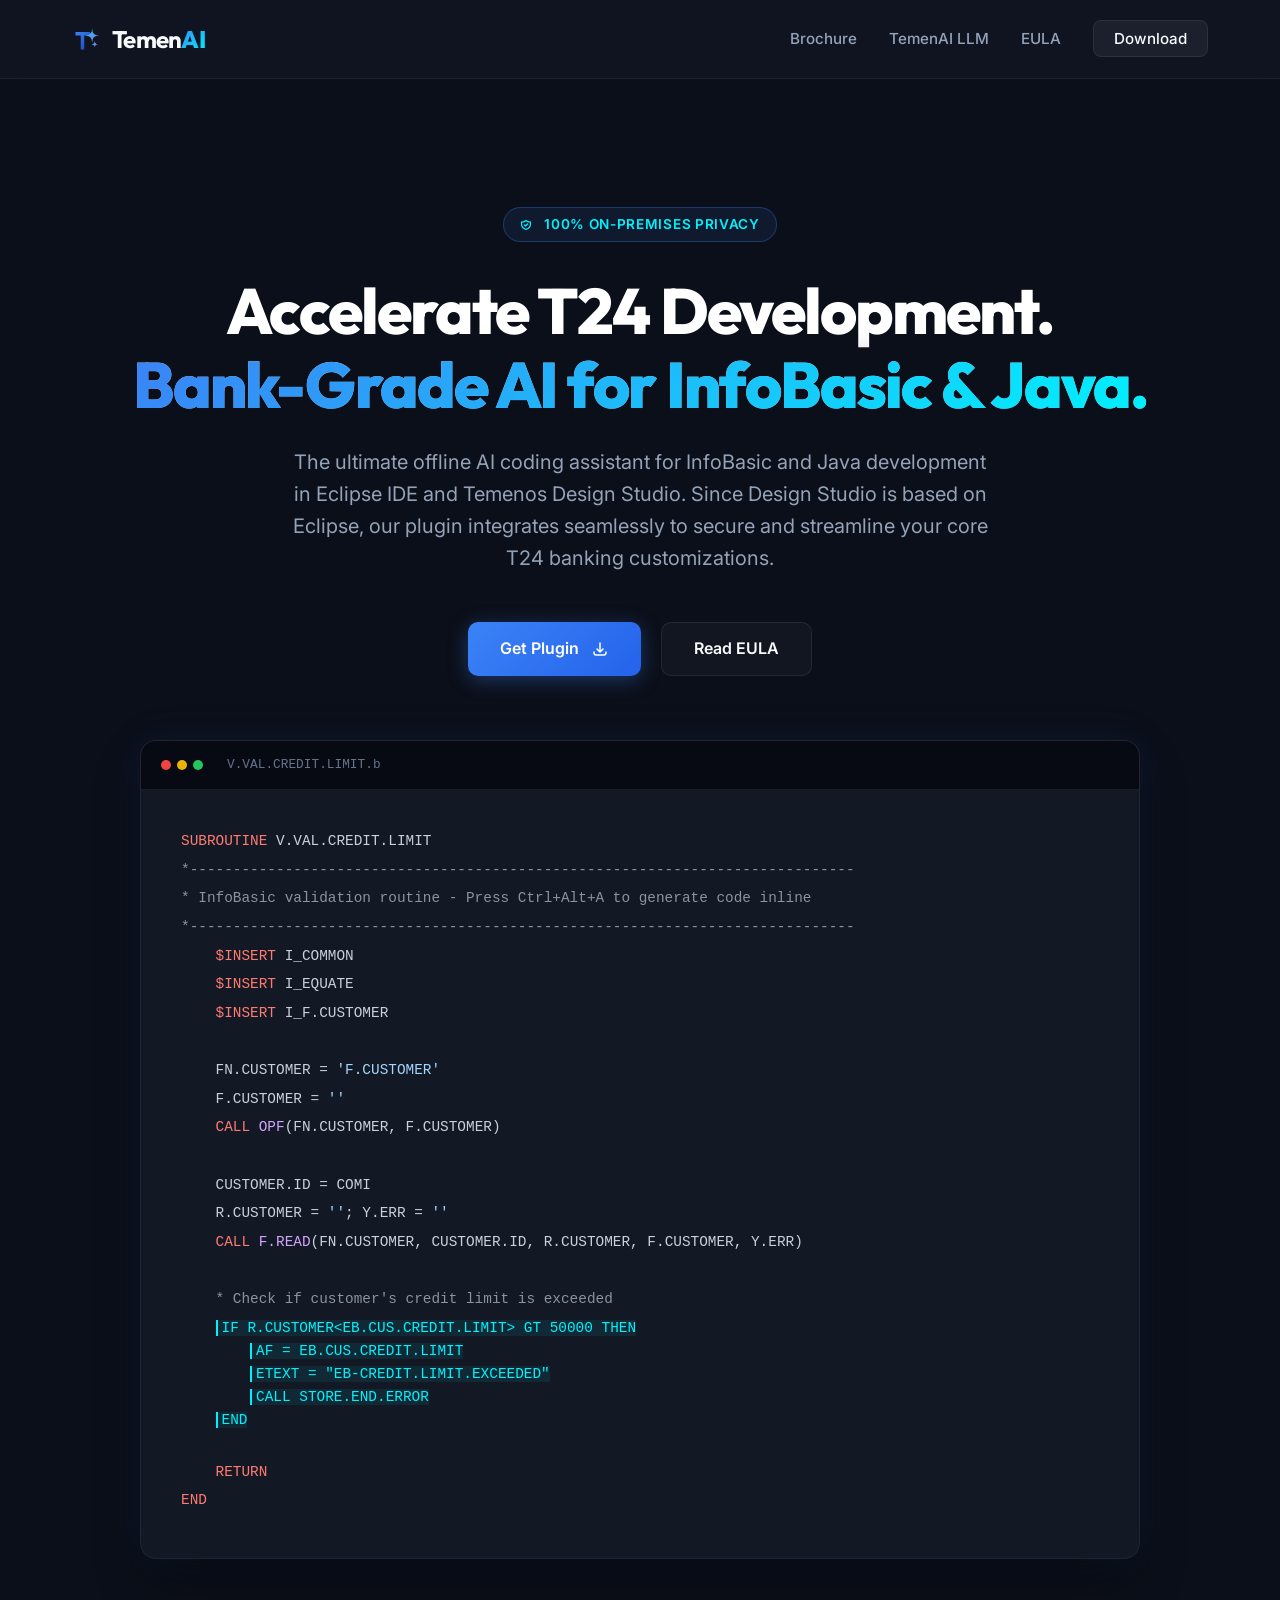
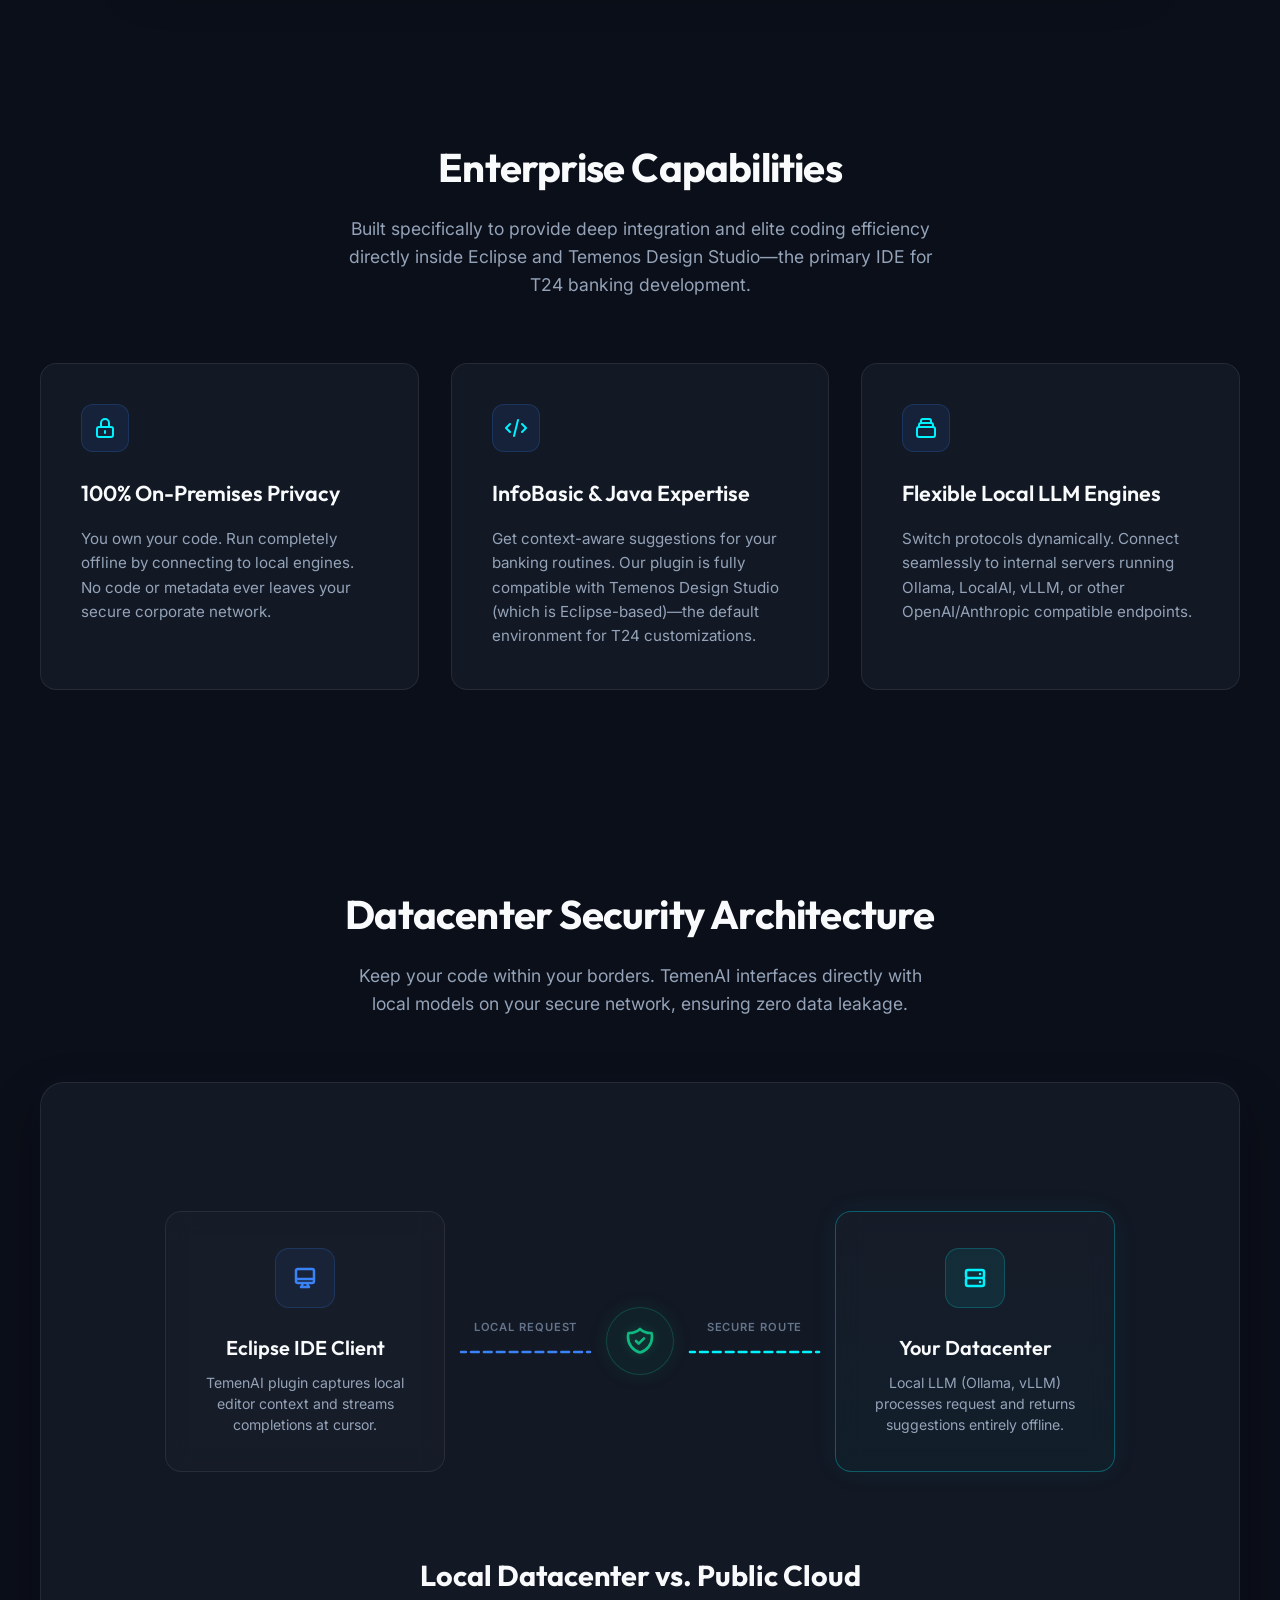
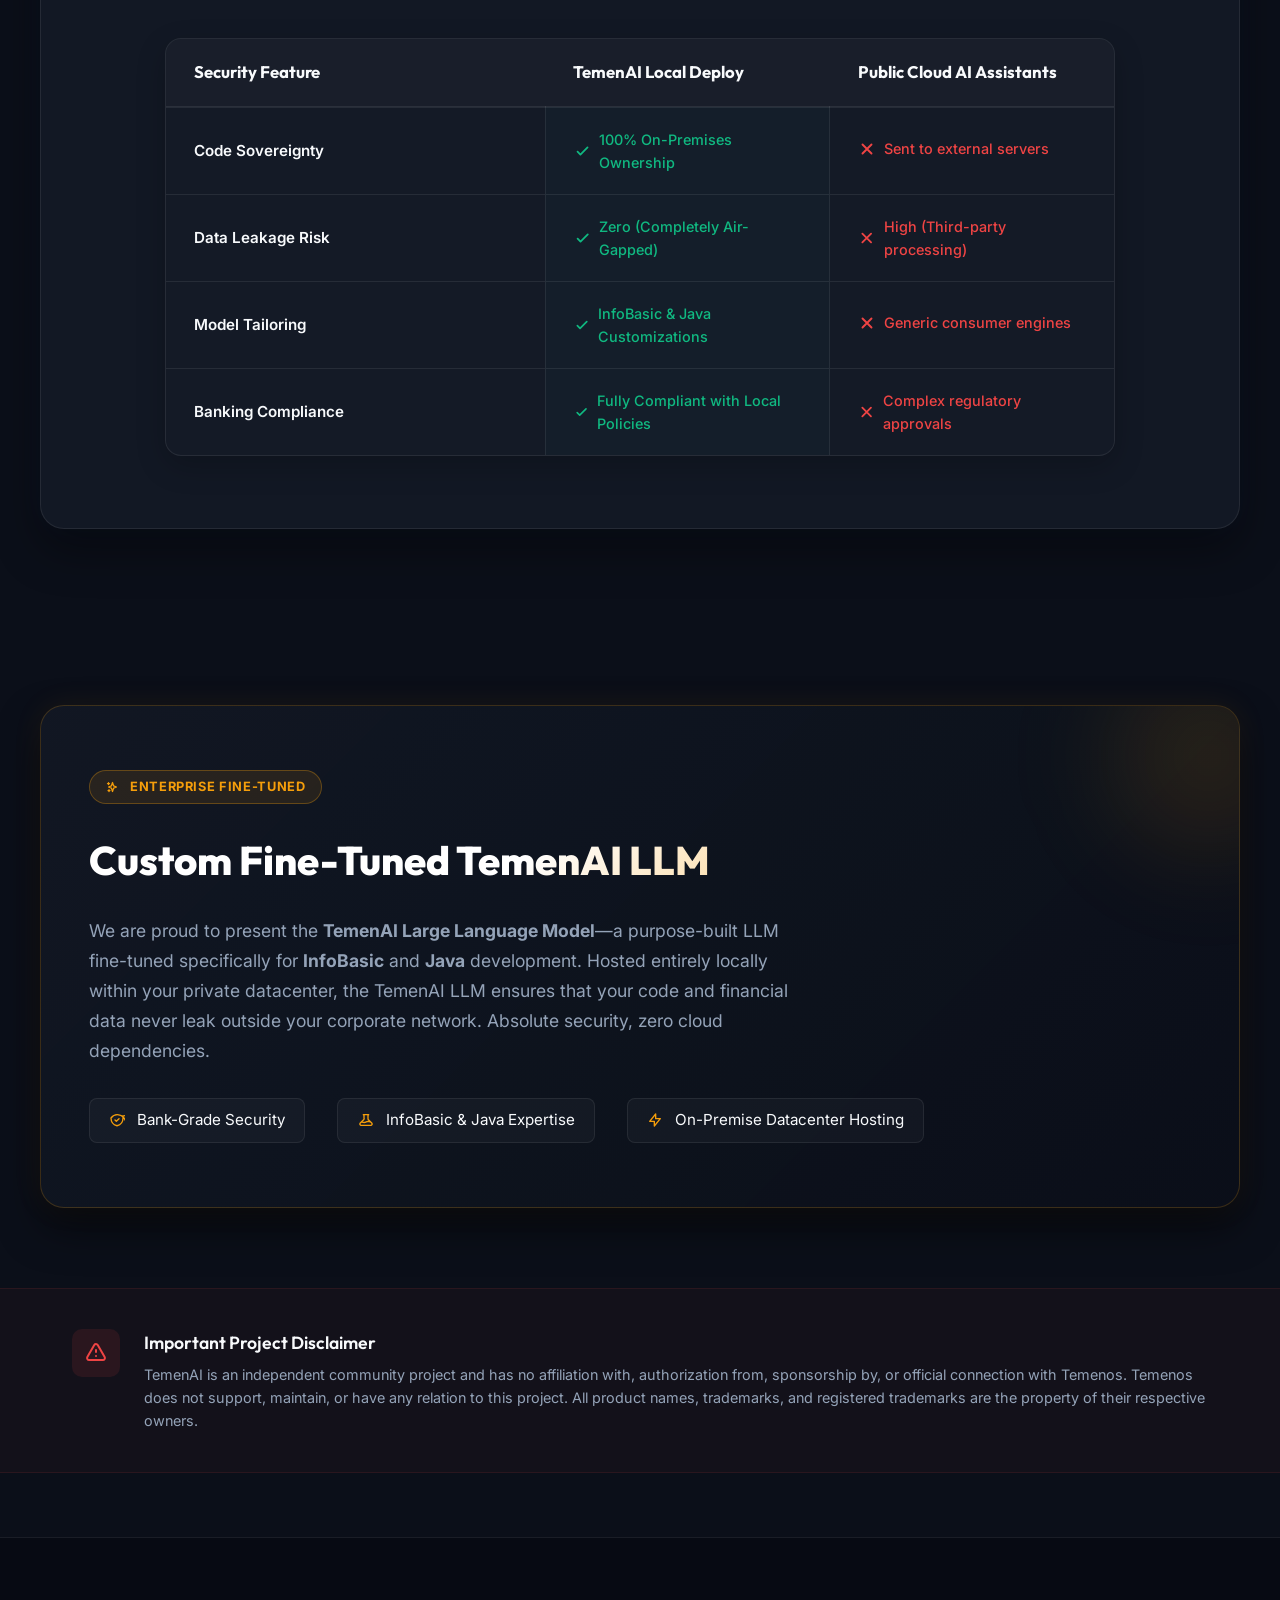
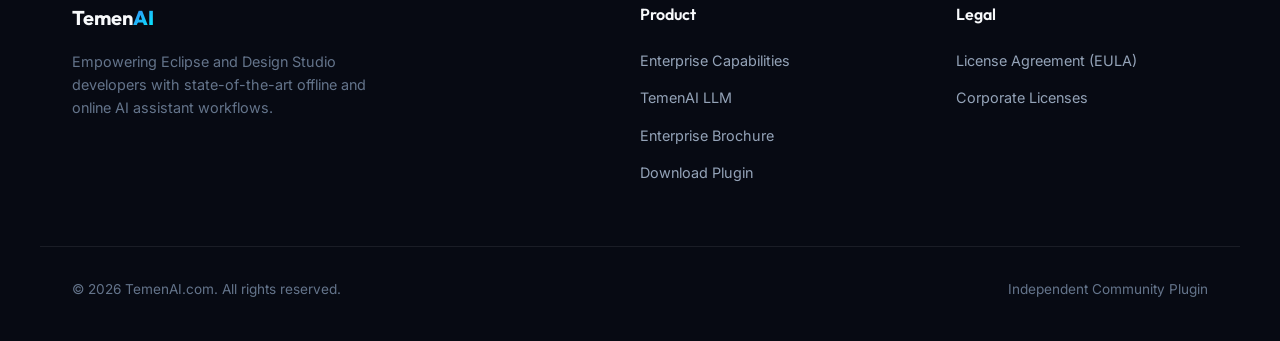
<file: index.html>
<!DOCTYPE html>
<html lang="en">

<head>
  <meta charset="UTF-8">
  <meta name="viewport" content="width=device-width, initial-scale=1.0">
  <title>TemenAI — Premium AI Assistant for Eclipse &amp; Design Studio</title>
  <meta name="description"
    content="Supercharge your development in Eclipse or Design Studio with TemenAI, the professional AI coding assistant. Get inline code completion, side chat sidebar, and support for local or cloud LLMs.">
  <meta name="keywords"
    content="Eclipse plugin, Design Studio plugin, AI coding assistant, inline completion, local LLM, Anthropic Claude, OpenAI, TemenAI">
  <link rel="icon" type="image/svg+xml" href="favicon.svg">
  <link rel="stylesheet" href="styles.css">
</head>

<body>

  <!-- Ambient glowing background shapes -->
  <div class="bg-ambient-glow"></div>

  <!-- Header & Navigation -->
  <header>
    <div class="navbar">
      <a href="index.html" class="logo">
        <svg viewBox="0 0 32 32">
          <defs>
            <linearGradient id="t-grad" x1="0%" y1="0%" x2="100%" y2="100%">
              <stop offset="0%" stop-color="#3b82f6" />
              <stop offset="100%" stop-color="#1e40af" />
            </linearGradient>
            <linearGradient id="ai-grad" x1="0%" y1="0%" x2="100%" y2="100%">
              <stop offset="0%" stop-color="#00f2fe" />
              <stop offset="100%" stop-color="#9d4edd" />
            </linearGradient>
          </defs>
          <path d="M4 8 h16 l2 2 v2 h-8 v16 h-4 v-16 h-6 z" fill="url(#t-grad)" />
          <path class="ai-sparkle" d="M23 4 Q23 12 31 12 Q23 12 23 20 Q23 12 15 12 Q23 12 23 4 Z"
            fill="url(#ai-grad)" />
          <path class="ai-sparkle-small" d="M26 18 Q26 22 30 22 Q26 22 26 26 Q26 22 22 22 Q26 22 26 18 Z"
            fill="url(#ai-grad)" />
        </svg>
        <span class="logo-brand">Temen<span class="logo-ai">AI</span></span>
      </a>

      <button class="menu-toggle" id="mobile-menu-btn" aria-label="Toggle Navigation">
        <span></span>
        <span></span>
        <span></span>
      </button>

      <ul class="nav-links" id="nav-links">
        <li><a href="brochure.html">Brochure</a></li>
        <li><a href="#llm-announcement">TemenAI LLM</a></li>
        <li><a href="eula.html">EULA</a></li>
        <li><a href="download.html" class="nav-btn">Download</a></li>
      </ul>
    </div>
  </header>

  <!-- Hero Section -->
  <section class="hero container">
    <div class="badge">
      <svg width="12" height="12" fill="none" stroke="currentColor" stroke-width="2.5" viewBox="0 0 24 24"
        style="margin-right: 4px;">
        <path stroke-linecap="round" stroke-linejoin="round"
          d="M9 12l2 2 4-4m5.618-4.016A11.955 11.955 0 0112 2.944a11.955 11.955 0 01-8.618 3.04A12.02 12.02 0 003 9c0 5.591 3.824 10.29 9 11.622 5.176-1.332 9-6.03 9-11.622 0-1.042-.133-2.052-.382-3.016z" />
      </svg>
      100% On-Premises Privacy
    </div>
    <h1>Accelerate T24 Development. <br><span>Bank-Grade AI for InfoBasic &amp; Java.</span></h1>
    <p class="hero-subtitle">
      The ultimate offline AI coding assistant for InfoBasic and Java development in Eclipse IDE and Temenos Design
      Studio. Since Design Studio is based on Eclipse, our plugin integrates seamlessly to secure and streamline your
      core T24 banking customizations.
    </p>
    <div class="hero-actions">
      <a href="download.html" class="btn btn-primary">
        Get Plugin
        <svg width="18" height="18" fill="none" stroke="currentColor" stroke-width="2" viewBox="0 0 24 24">
          <path stroke-linecap="round" stroke-linejoin="round"
            d="M4 16v1a3 3 0 003 3h10a3 3 0 003-3v-1m-4-4l-4 4m0 0l-4-4m4 4V4" />
        </svg>
      </a>
      <a href="eula.html" class="btn btn-secondary">Read EULA</a>
    </div>

    <!-- Hero Mockup Display -->
    <div class="showroom">
      <div class="mockup-window">
        <div class="mockup-header">
          <div class="mockup-dots">
            <span class="dot-red"></span>
            <span class="dot-yellow"></span>
            <span class="dot-green"></span>
          </div>
          <div class="mockup-title">V.VAL.CREDIT.LIMIT.b</div>
        </div>
        <div class="mockup-content">
          <div class="code-mockup">
            <div class="code-line"><span class="c-kw">SUBROUTINE</span> V.VAL.CREDIT.LIMIT</div>
            <div class="code-line"><span
                class="c-cm">*-----------------------------------------------------------------------------</span></div>
            <div class="code-line"><span class="c-cm">* InfoBasic validation routine - Press Ctrl+Alt+A to generate code
                inline</span></div>
            <div class="code-line"><span
                class="c-cm">*-----------------------------------------------------------------------------</span></div>
            <div class="code-line">&nbsp;&nbsp;&nbsp;&nbsp;<span class="c-kw">$INSERT</span> I_COMMON</div>
            <div class="code-line">&nbsp;&nbsp;&nbsp;&nbsp;<span class="c-kw">$INSERT</span> I_EQUATE</div>
            <div class="code-line">&nbsp;&nbsp;&nbsp;&nbsp;<span class="c-kw">$INSERT</span> I_F.CUSTOMER</div>
            <div class="code-line">&nbsp;&nbsp;&nbsp;&nbsp;</div>
            <div class="code-line">&nbsp;&nbsp;&nbsp;&nbsp;FN.CUSTOMER = <span class="c-st">'F.CUSTOMER'</span></div>
            <div class="code-line">&nbsp;&nbsp;&nbsp;&nbsp;F.CUSTOMER = <span class="c-st">''</span></div>
            <div class="code-line">&nbsp;&nbsp;&nbsp;&nbsp;<span class="c-kw">CALL</span> <span
                class="c-fn">OPF</span>(FN.CUSTOMER, F.CUSTOMER)</div>
            <div class="code-line">&nbsp;&nbsp;&nbsp;&nbsp;</div>
            <div class="code-line">&nbsp;&nbsp;&nbsp;&nbsp;CUSTOMER.ID = COMI</div>
            <div class="code-line">&nbsp;&nbsp;&nbsp;&nbsp;R.CUSTOMER = <span class="c-st">''</span>; Y.ERR = <span
                class="c-st">''</span></div>
            <div class="code-line">&nbsp;&nbsp;&nbsp;&nbsp;<span class="c-kw">CALL</span> <span
                class="c-fn">F.READ</span>(FN.CUSTOMER, CUSTOMER.ID, R.CUSTOMER, F.CUSTOMER, Y.ERR)</div>
            <div class="code-line">&nbsp;&nbsp;&nbsp;&nbsp;</div>
            <div class="code-line">&nbsp;&nbsp;&nbsp;&nbsp;<span class="c-cm">* Check if customer's credit limit is
                exceeded</span></div>
            <div class="code-line-ai">&nbsp;&nbsp;&nbsp;&nbsp;<span class="c-ai">IF
                R.CUSTOMER&lt;EB.CUS.CREDIT.LIMIT&gt; GT 50000 THEN</span></div>
            <div class="code-line-ai">&nbsp;&nbsp;&nbsp;&nbsp;&nbsp;&nbsp;&nbsp;&nbsp;<span class="c-ai">AF =
                EB.CUS.CREDIT.LIMIT</span></div>
            <div class="code-line-ai">&nbsp;&nbsp;&nbsp;&nbsp;&nbsp;&nbsp;&nbsp;&nbsp;<span class="c-ai">ETEXT =
                "EB-CREDIT.LIMIT.EXCEEDED"</span></div>
            <div class="code-line-ai">&nbsp;&nbsp;&nbsp;&nbsp;&nbsp;&nbsp;&nbsp;&nbsp;<span class="c-ai">CALL
                STORE.END.ERROR</span></div>
            <div class="code-line-ai">&nbsp;&nbsp;&nbsp;&nbsp;<span class="c-ai">END</span></div>
            <div class="code-line">&nbsp;&nbsp;&nbsp;&nbsp;</div>
            <div class="code-line">&nbsp;&nbsp;&nbsp;&nbsp;<span class="c-kw">RETURN</span></div>
            <div class="code-line"><span class="c-kw">END</span></div>
          </div>
        </div>
      </div>
    </div>
  </section>

  <!-- Features Grid Section -->
  <section class="features container" id="features">
    <div class="section-header">
      <h2>Enterprise Capabilities</h2>
      <p>Built specifically to provide deep integration and elite coding efficiency directly inside Eclipse and Temenos
        Design Studio—the primary IDE for T24 banking development.</p>
    </div>

    <div class="feature-grid">
      <!-- Feature 1 -->
      <div class="feature-card">
        <div class="feature-icon">
          <svg width="24" height="24" fill="none" stroke="currentColor" stroke-width="2" viewBox="0 0 24 24">
            <path stroke-linecap="round" stroke-linejoin="round"
              d="M12 15v2m-6 4h12a2 2 0 002-2v-6a2 2 0 00-2-2H6a2 2 0 00-2 2v6a2 2 0 002 2zm10-10V7a4 4 0 00-8 0v4h8z" />
          </svg>
        </div>
        <h3>100% On-Premises Privacy</h3>
        <p>You own your code. Run completely offline by connecting to local engines. No code or metadata ever leaves
          your secure corporate network.</p>
      </div>

      <!-- Feature 2 -->
      <div class="feature-card">
        <div class="feature-icon">
          <svg width="24" height="24" fill="none" stroke="currentColor" stroke-width="2" viewBox="0 0 24 24">
            <path stroke-linecap="round" stroke-linejoin="round" d="M10 20l4-16m4 4l4 4-4 4M6 16l-4-4 4-4" />
          </svg>
        </div>
        <h3>InfoBasic &amp; Java Expertise</h3>
        <p>Get context-aware suggestions for your banking routines. Our plugin is fully compatible with Temenos Design
          Studio (which is Eclipse-based)—the default environment for T24 customizations.</p>
      </div>

      <!-- Feature 3 -->
      <div class="feature-card">
        <div class="feature-icon">
          <svg width="24" height="24" fill="none" stroke="currentColor" stroke-width="2" viewBox="0 0 24 24">
            <path stroke-linecap="round" stroke-linejoin="round"
              d="M19 11H5m14 0a2 2 0 012 2v6a2 2 0 01-2 2H5a2 2 0 01-2-2v-6a2 2 0 012-2m14 0V9a2 2 0 00-2-2M5 11V9a2 2 0 012-2m0 0V5a2 2 0 012-2h6a2 2 0 012 2v2M7 7h10" />
          </svg>
        </div>
        <h3>Flexible Local LLM Engines</h3>
        <p>Switch protocols dynamically. Connect seamlessly to internal servers running Ollama, LocalAI, vLLM, or other
          OpenAI/Anthropic compatible endpoints.</p>
      </div>
    </div>
  </section>

  <!-- Datacenter Security Architecture Section -->
  <section class="security-section container" id="security">
    <div class="section-header">
      <h2>Datacenter Security Architecture</h2>
      <p>Keep your code within your borders. TemenAI interfaces directly with local models on your secure network,
        ensuring zero data leakage.</p>
    </div>

    <div class="arch-container">
      <div class="arch-flow">
        <!-- Node 1: Client IDE -->
        <div class="arch-node">
          <div class="arch-icon">
            <svg width="24" height="24" fill="none" stroke="currentColor" stroke-width="2.5" viewBox="0 0 24 24">
              <path stroke-linecap="round" stroke-linejoin="round"
                d="M9.75 17L9 20l-1 1h8l-1-1-.75-3M3 13h18M5 17h14a2 2 0 002-2V5a2 2 0 00-2-2H5a2 2 0 00-2 2v10a2 2 0 002 2z" />
            </svg>
          </div>
          <h4>Eclipse IDE Client</h4>
          <p>TemenAI plugin captures local editor context and streams completions at cursor.</p>
        </div>

        <!-- Arrow 1: Secure Request -->
        <div class="arch-arrow">
          <span class="flow-label">Local Request</span>
          <svg class="flow-line-svg" viewBox="0 0 100 20" preserveAspectRatio="none">
            <path d="M 0 10 L 100 10" stroke="var(--primary)" stroke-width="2" stroke-dasharray="6, 4"
              stroke-linecap="round" fill="none">
              <animate attributeName="stroke-dashoffset" values="100;0" dur="3s" repeatCount="indefinite" />
            </path>
          </svg>
        </div>

        <!-- Node 2: Firewall Shield -->
        <div class="shield-node" title="Air-Gapped Corporate Firewall">
          <svg width="32" height="32" fill="none" stroke="currentColor" stroke-width="2" viewBox="0 0 24 24">
            <path stroke-linecap="round" stroke-linejoin="round"
              d="M9 12l2 2 4-4m5.618-4.016A11.955 11.955 0 0112 2.944a11.955 11.955 0 01-8.618 3.04A12.02 12.02 0 003 9c0 5.591 3.824 10.29 9 11.622 5.176-1.332 9-6.03 9-11.622 0-1.042-.133-2.052-.382-3.016z" />
          </svg>
        </div>

        <!-- Arrow 2: Internal Routing -->
        <div class="arch-arrow">
          <span class="flow-label">Secure Route</span>
          <svg class="flow-line-svg" viewBox="0 0 100 20" preserveAspectRatio="none">
            <path d="M 0 10 L 100 10" stroke="var(--accent)" stroke-width="2" stroke-dasharray="6, 4"
              stroke-linecap="round" fill="none">
              <animate attributeName="stroke-dashoffset" values="100;0" dur="3s" repeatCount="indefinite" />
            </path>
          </svg>
        </div>

        <!-- Node 3: On-Premise Server -->
        <div class="arch-node server-node">
          <div class="arch-icon">
            <svg width="24" height="24" fill="none" stroke="currentColor" stroke-width="2.5" viewBox="0 0 24 24">
              <path stroke-linecap="round" stroke-linejoin="round"
                d="M5 12h14M5 12a2 2 0 01-2-2V6a2 2 0 012-2h14a2 2 0 012 2v4a2 2 0 01-2 2M5 12a2 2 0 00-2 2v4a2 2 0 002 2h14a2 2 0 002-2v-4a2 2 0 00-2-2m-2-4h.01M17 16h.01" />
            </svg>
          </div>
          <h4>Your Datacenter</h4>
          <p>Local LLM (Ollama, vLLM) processes request and returns suggestions entirely offline.</p>
        </div>
      </div>

      <!-- Comparison Table Widget -->
      <div class="comparison-container">
        <h3>Local Datacenter vs. Public Cloud</h3>
        <div class="comp-table-wrapper">
          <table class="comp-table">
            <thead>
              <tr class="comp-tr header-tr">
                <th class="comp-th">Security Feature</th>
                <th class="comp-th">TemenAI Local Deploy</th>
                <th class="comp-th">Public Cloud AI Assistants</th>
              </tr>
            </thead>
            <tbody>
              <tr class="comp-tr">
                <td class="comp-td comp-feature">Code Sovereignty</td>
                <td class="comp-td comp-temen">
                  <span class="status-badge status-yes">
                    <svg width="18" height="18" fill="none" stroke="currentColor" stroke-width="2.5"
                      viewBox="0 0 24 24">
                      <path stroke-linecap="round" stroke-linejoin="round" d="M5 13l4 4L19 7" />
                    </svg>
                    100% On-Premises Ownership
                  </span>
                </td>
                <td class="comp-td comp-cloud">
                  <span class="status-badge status-no">
                    <svg width="18" height="18" fill="none" stroke="currentColor" stroke-width="2.5"
                      viewBox="0 0 24 24">
                      <path stroke-linecap="round" stroke-linejoin="round" d="M6 18L18 6M6 6l12 12" />
                    </svg>
                    Sent to external servers
                  </span>
                </td>
              </tr>
              <tr class="comp-tr">
                <td class="comp-td comp-feature">Data Leakage Risk</td>
                <td class="comp-td comp-temen">
                  <span class="status-badge status-yes">
                    <svg width="18" height="18" fill="none" stroke="currentColor" stroke-width="2.5"
                      viewBox="0 0 24 24">
                      <path stroke-linecap="round" stroke-linejoin="round" d="M5 13l4 4L19 7" />
                    </svg>
                    Zero (Completely Air-Gapped)
                  </span>
                </td>
                <td class="comp-td comp-cloud">
                  <span class="status-badge status-no">
                    <svg width="18" height="18" fill="none" stroke="currentColor" stroke-width="2.5"
                      viewBox="0 0 24 24">
                      <path stroke-linecap="round" stroke-linejoin="round" d="M6 18L18 6M6 6l12 12" />
                    </svg>
                    High (Third-party processing)
                  </span>
                </td>
              </tr>
              <tr class="comp-tr">
                <td class="comp-td comp-feature">Model Tailoring</td>
                <td class="comp-td comp-temen">
                  <span class="status-badge status-yes">
                    <svg width="18" height="18" fill="none" stroke="currentColor" stroke-width="2.5"
                      viewBox="0 0 24 24">
                      <path stroke-linecap="round" stroke-linejoin="round" d="M5 13l4 4L19 7" />
                    </svg>
                    InfoBasic &amp; Java Customizations
                  </span>
                </td>
                <td class="comp-td comp-cloud">
                  <span class="status-badge status-no">
                    <svg width="18" height="18" fill="none" stroke="currentColor" stroke-width="2.5"
                      viewBox="0 0 24 24">
                      <path stroke-linecap="round" stroke-linejoin="round" d="M6 18L18 6M6 6l12 12" />
                    </svg>
                    Generic consumer engines
                  </span>
                </td>
              </tr>
              <tr class="comp-tr">
                <td class="comp-td comp-feature">Banking Compliance</td>
                <td class="comp-td comp-temen">
                  <span class="status-badge status-yes">
                    <svg width="18" height="18" fill="none" stroke="currentColor" stroke-width="2.5"
                      viewBox="0 0 24 24">
                      <path stroke-linecap="round" stroke-linejoin="round" d="M5 13l4 4L19 7" />
                    </svg>
                    Fully Compliant with Local Policies
                  </span>
                </td>
                <td class="comp-td comp-cloud">
                  <span class="status-badge status-no">
                    <svg width="18" height="18" fill="none" stroke="currentColor" stroke-width="2.5"
                      viewBox="0 0 24 24">
                      <path stroke-linecap="round" stroke-linejoin="round" d="M6 18L18 6M6 6l12 12" />
                    </svg>
                    Complex regulatory approvals
                  </span>
                </td>
              </tr>
            </tbody>
          </table>
        </div>
      </div>
    </div>
  </section>

  <!-- TemenAI LLM Announcement Section -->
  <section class="announcement-section container" id="llm-announcement">
    <div class="announcement-box">
      <div class="announcement-badge">
        <svg width="12" height="12" fill="none" stroke="currentColor" stroke-width="2.5" viewBox="0 0 24 24"
          style="margin-right: 4px;">
          <path stroke-linecap="round" stroke-linejoin="round"
            d="M5 3v4M3 5h4M6 17v4m-2-2h4m5-16l2.286 6.857L21 12l-5.714 2.143L13 21l-2.286-6.857L5 12l5.714-2.143L13 3z" />
        </svg>
        Enterprise Fine-Tuned
      </div>
      <h2>Custom Fine-Tuned TemenAI LLM</h2>
      <p>
        We are proud to present the <strong>TemenAI Large Language Model</strong>—a purpose-built LLM
        fine-tuned specifically for <strong>InfoBasic</strong> and <strong>Java</strong> development. Hosted entirely
        locally within your private datacenter, the TemenAI LLM ensures that your code and
        financial data never leak outside your corporate network. Absolute security, zero cloud dependencies.
      </p>
      <div class="announcement-features">
        <div class="announcement-feat-item">
          <svg width="16" height="16" fill="none" stroke="currentColor" stroke-width="2" viewBox="0 0 24 24">
            <path stroke-linecap="round" stroke-linejoin="round"
              d="M9 12l2 2 4-4m5.618-4.016a11.955 11.955 0 0112 2.944a11.955 11.955 0 01-8.618 3.04A12.02 12.02 0 003 9c0 5.591 3.824 10.29 9 11.622 5.176-1.332 9-6.03 9-11.622 0-1.042-.133-2.052-.382-3.016z" />
          </svg>
          Bank-Grade Security
        </div>
        <div class="announcement-feat-item">
          <svg width="16" height="16" fill="none" stroke="currentColor" stroke-width="2" viewBox="0 0 24 24">
            <path stroke-linecap="round" stroke-linejoin="round"
              d="M19.428 15.428a2 2 0 00-1.022-.547l-2.387-.477a6 6 0 00-3.86.517l-.318.158a6 6 0 01-3.86.517L6.05 15.21a2 2 0 00-1.806.547M8 4h8l-1 1v5.172a2 2 0 00.586 1.414l5 5c1.26 1.26.367 3.414-1.415 3.414H4.828c-1.782 0-2.674-2.154-1.414-3.414l5-5A2 2 0 009 9.172V5L8 4z" />
          </svg>
          InfoBasic &amp; Java Expertise
        </div>
        <div class="announcement-feat-item">
          <svg width="16" height="16" fill="none" stroke="currentColor" stroke-width="2" viewBox="0 0 24 24">
            <path stroke-linecap="round" stroke-linejoin="round" d="M13 10V3L4 14h7v7l9-11h-7z" />
          </svg>
          On-Premise Datacenter Hosting
        </div>
      </div>
    </div>
  </section>

  <!-- Legal Disclaimer Banner -->
  <section class="disclaimer-section">
    <div class="container disclaimer-wrapper">
      <div class="disclaimer-icon">
        <svg width="24" height="24" fill="none" stroke="currentColor" stroke-width="2" viewBox="0 0 24 24">
          <path stroke-linecap="round" stroke-linejoin="round"
            d="M12 9v2m0 4h.01m-6.938 4h13.856c1.54 0 2.502-1.667 1.732-3L13.732 4c-.77-1.333-2.694-1.333-3.464 0L3.34 16c-.77 1.333.192 3 1.732 3z" />
        </svg>
      </div>
      <div class="disclaimer-content">
        <h4>Important Project Disclaimer</h4>
        <p>
          TemenAI is an independent community project and has no affiliation with, authorization from, sponsorship by,
          or official connection with Temenos. Temenos does not support, maintain, or have any relation to this project.
          All product names, trademarks, and registered trademarks are the property of their respective owners.
        </p>
      </div>
    </div>
  </section>

  <!-- Footer -->
  <footer>
    <div class="container footer-grid">
      <div class="footer-brand">
        <h3>Temen<span class="logo-ai">AI</span></h3>
        <p>Empowering Eclipse and Design Studio developers with state-of-the-art offline and online AI assistant
          workflows.</p>
      </div>
      <div class="footer-links">
        <h4>Product</h4>
        <ul>
          <li><a href="#features">Enterprise Capabilities</a></li>
          <li><a href="#llm-announcement">TemenAI LLM</a></li>
          <li><a href="brochure.html">Enterprise Brochure</a></li>
          <li><a href="download.html">Download Plugin</a></li>
        </ul>
      </div>
      <div class="footer-links">
        <h4>Legal</h4>
        <ul>
          <li><a href="eula.html">License Agreement (EULA)</a></li>
          <li><a href="eula.html#corporate-licensing">Corporate Licenses</a></li>
        </ul>
      </div>
    </div>

    <div class="container footer-bottom">
      <p>&copy; 2026 TemenAI.com. All rights reserved.</p>
      <div class="footer-legal-links">
        <span style="color: var(--text-muted);">Independent Community Plugin</span>
      </div>
    </div>
  </footer>

  <!-- Script for navbar hamburger toggle on mobile -->
  <script>
    const mobileMenuBtn = document.getElementById('mobile-menu-btn');
    const navLinks = document.getElementById('nav-links');

    if (mobileMenuBtn && navLinks) {
      mobileMenuBtn.addEventListener('click', () => {
        navLinks.classList.toggle('active');
        mobileMenuBtn.classList.toggle('open');
      });

      // Close menu if a link is clicked
      navLinks.querySelectorAll('a').forEach(link => {
        link.addEventListener('click', () => {
          navLinks.classList.remove('active');
          mobileMenuBtn.classList.remove('open');
        });
      });
    }
  </script>
</body>

</html>
</file>
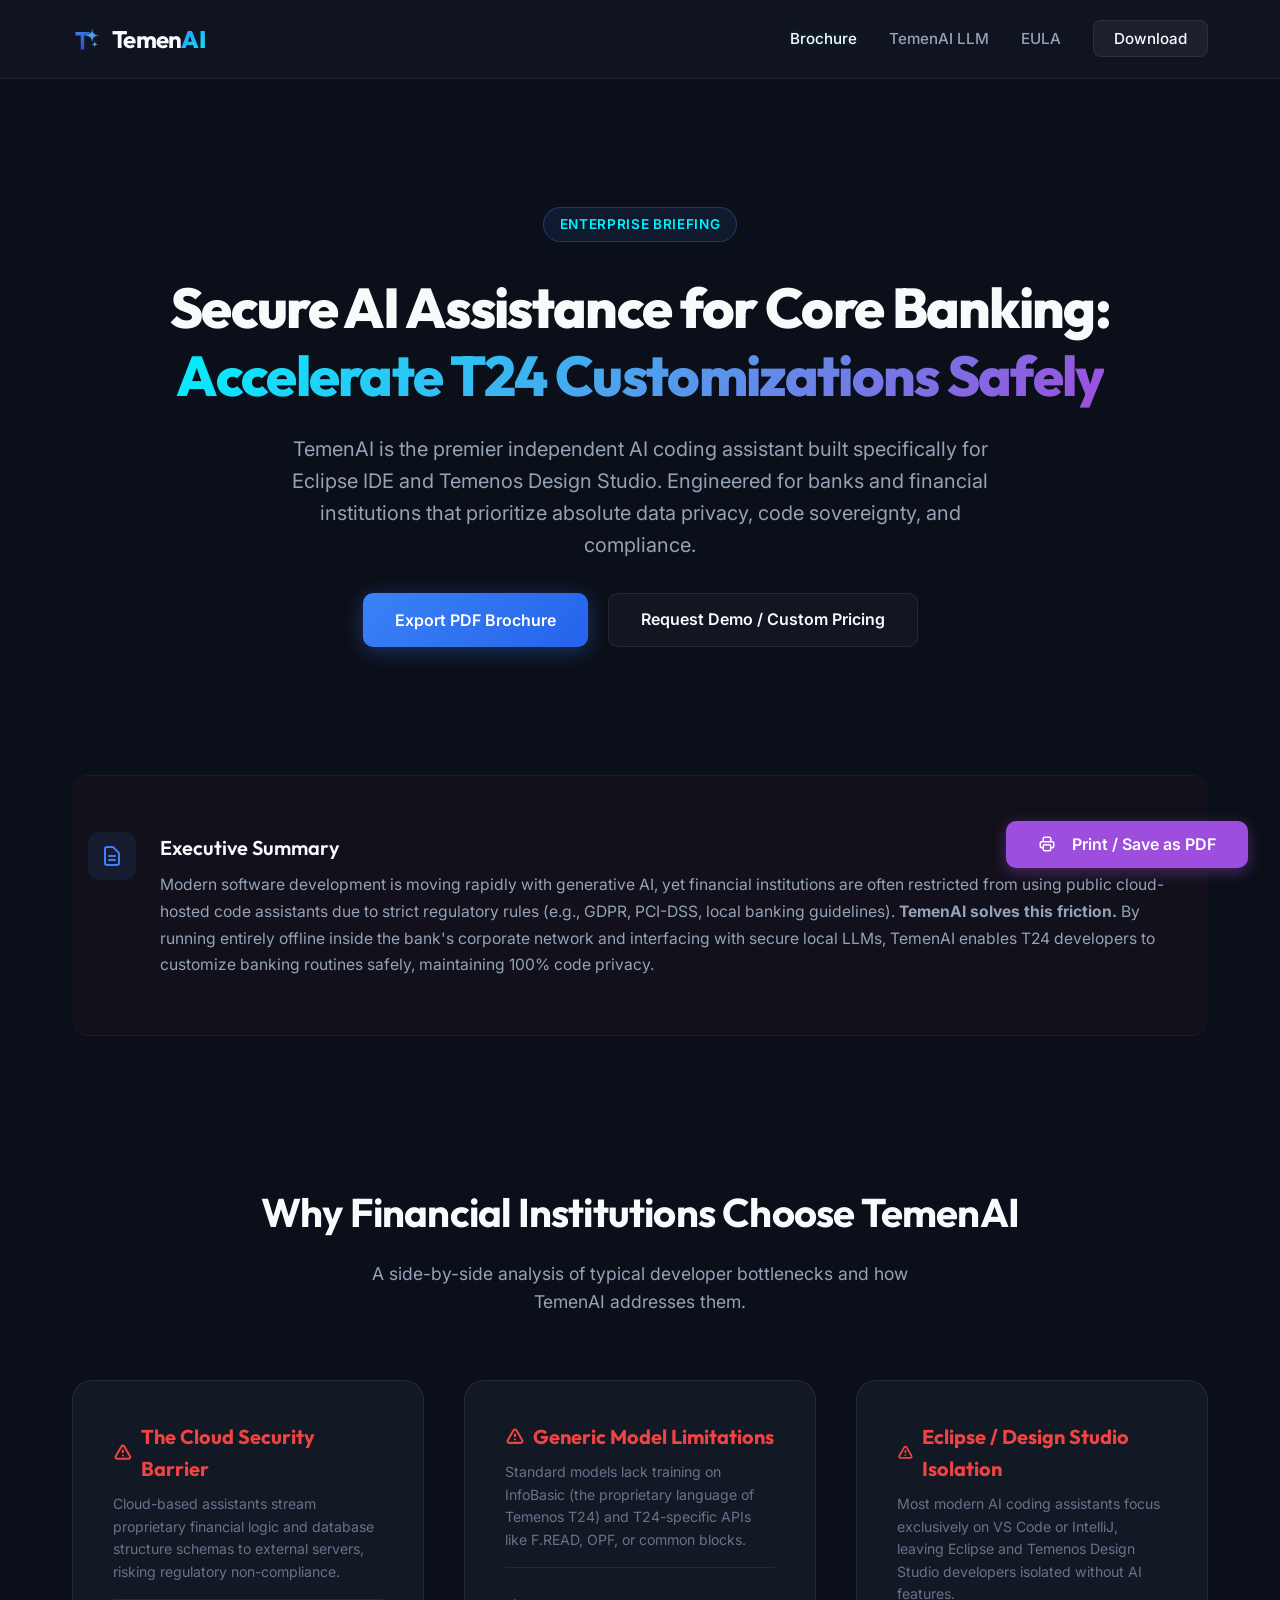
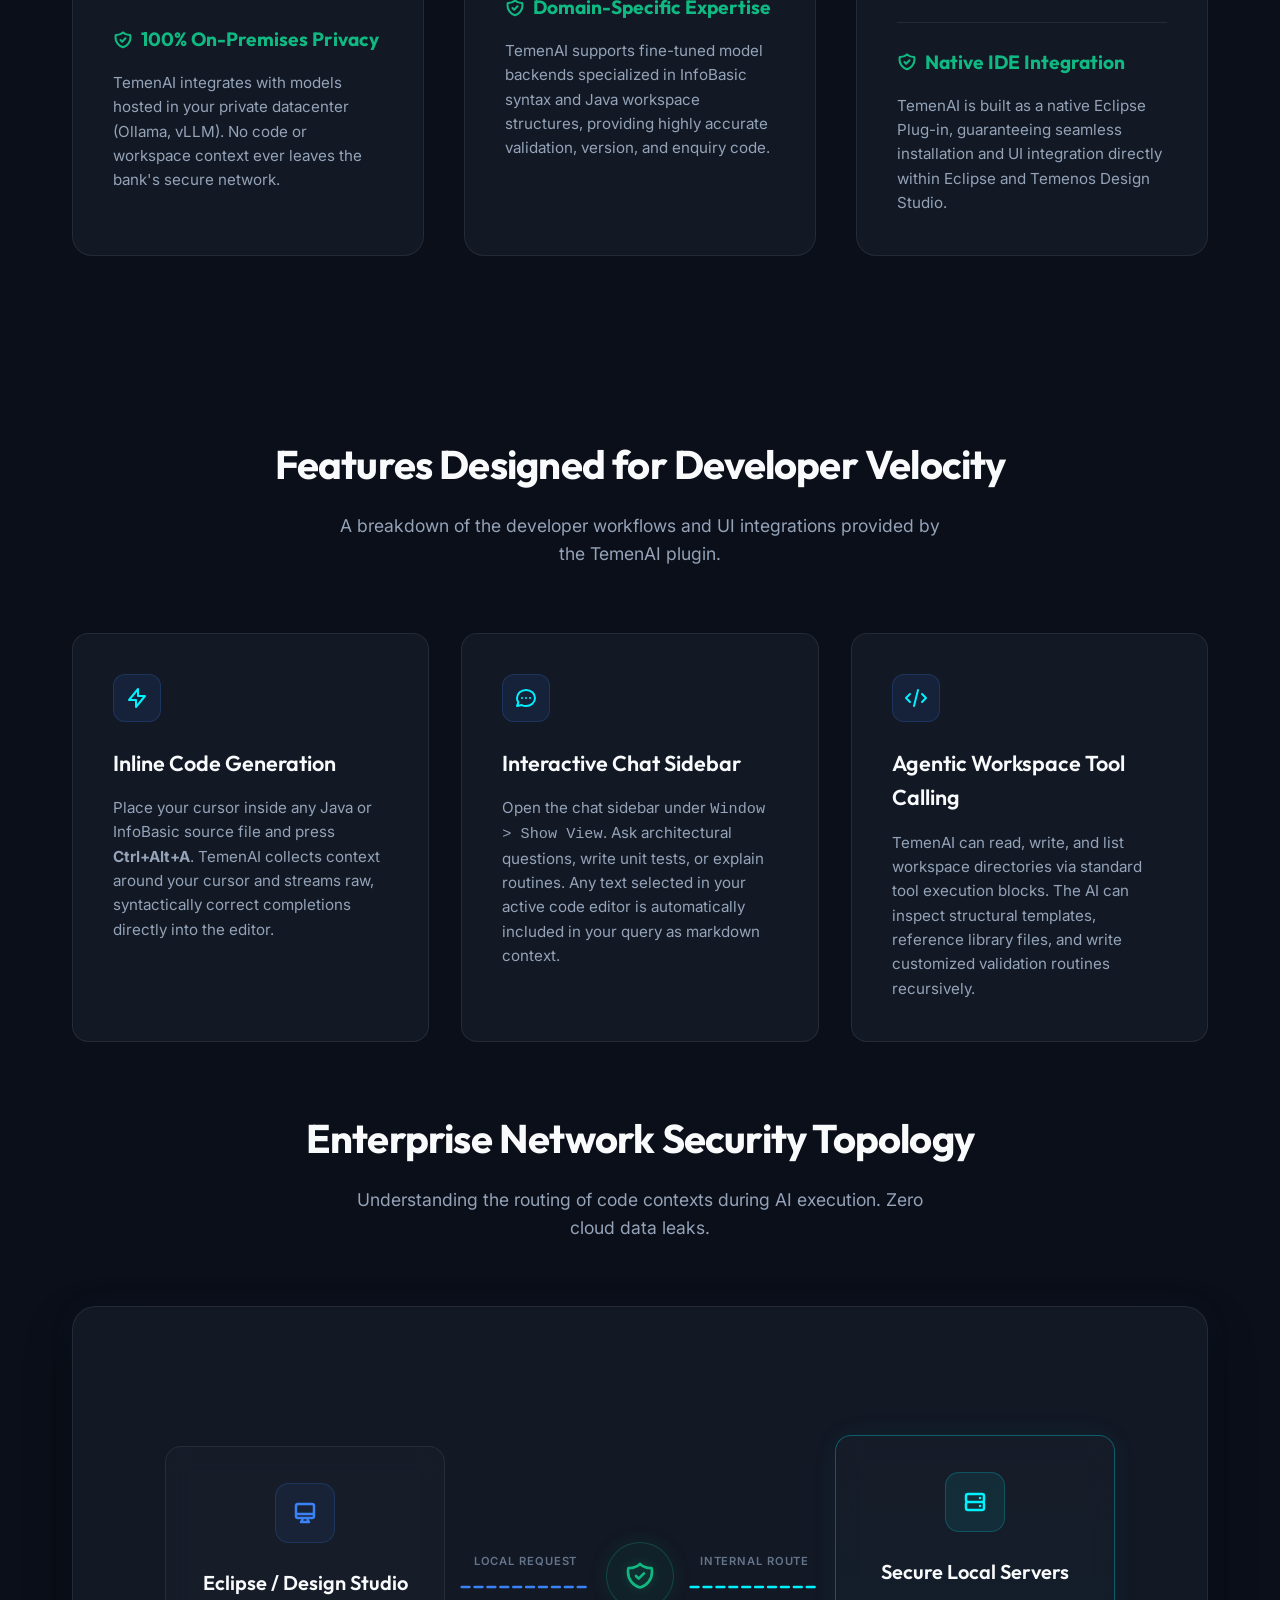
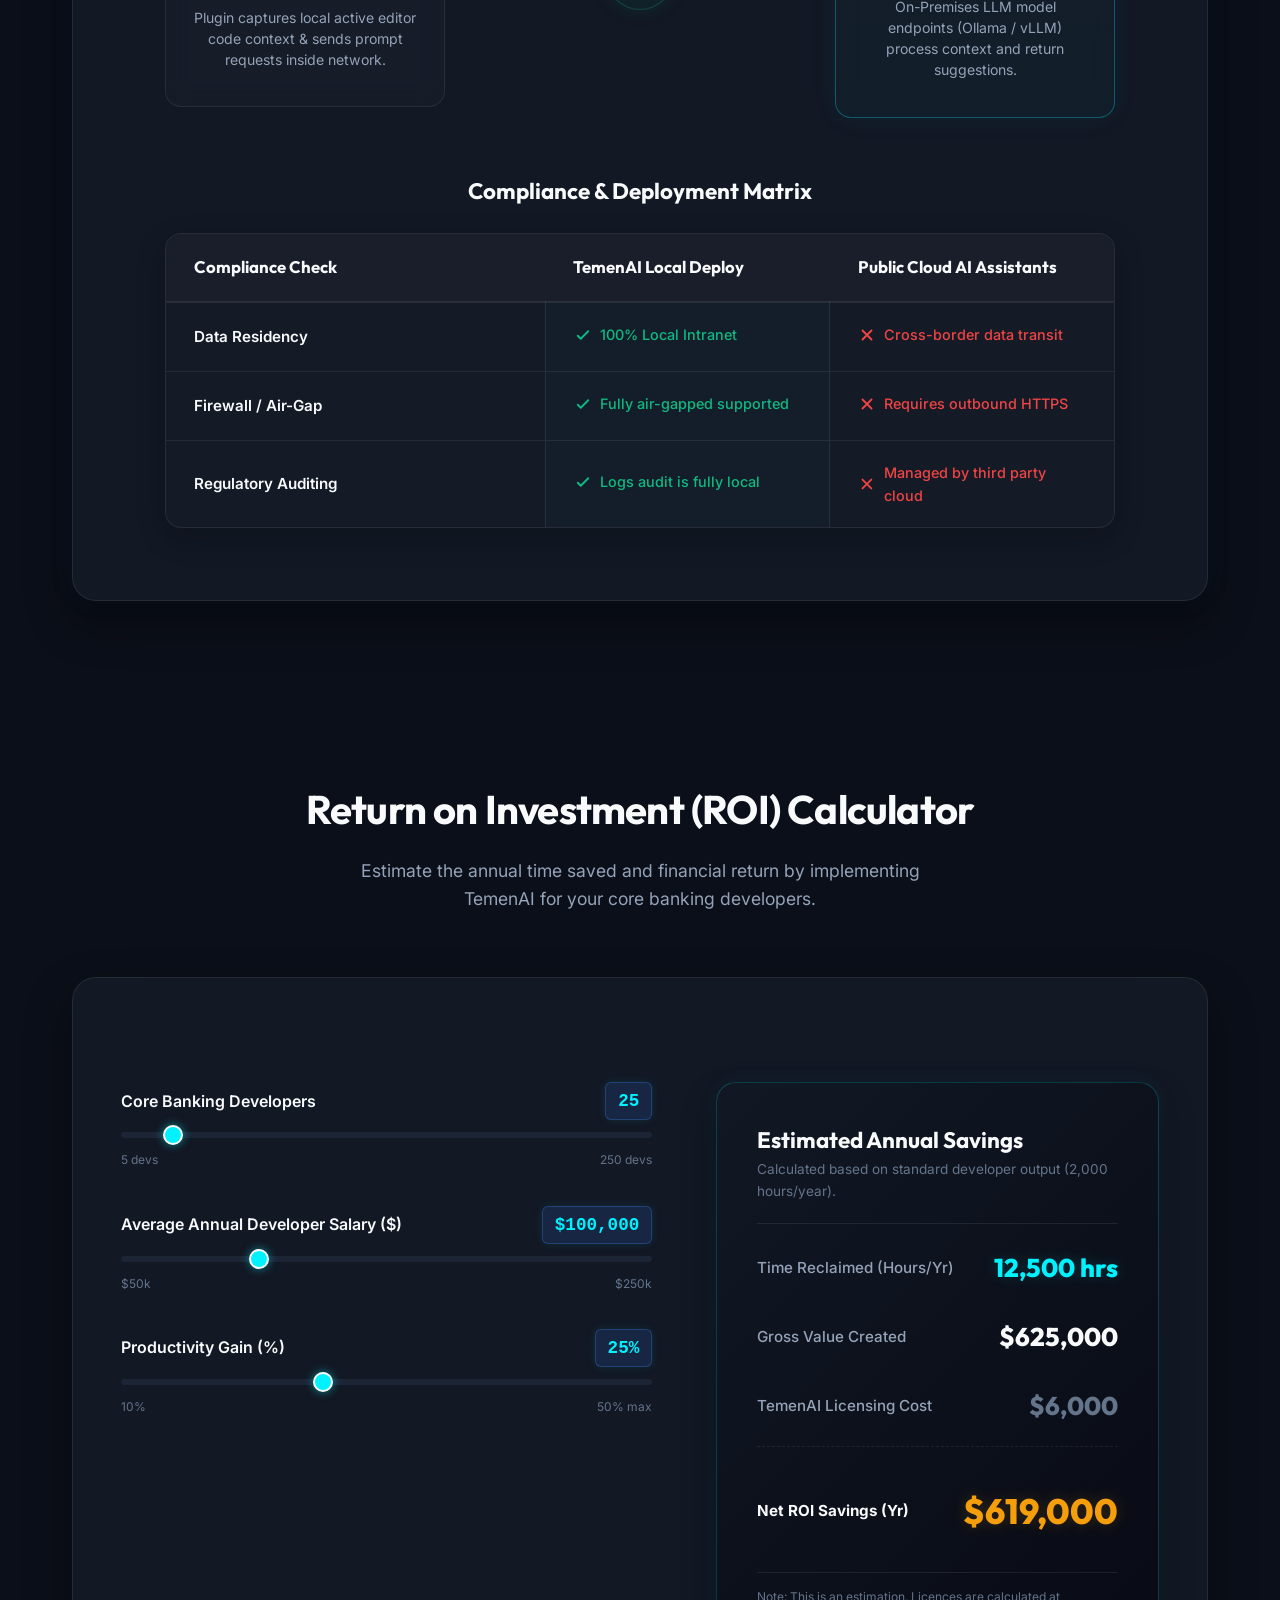
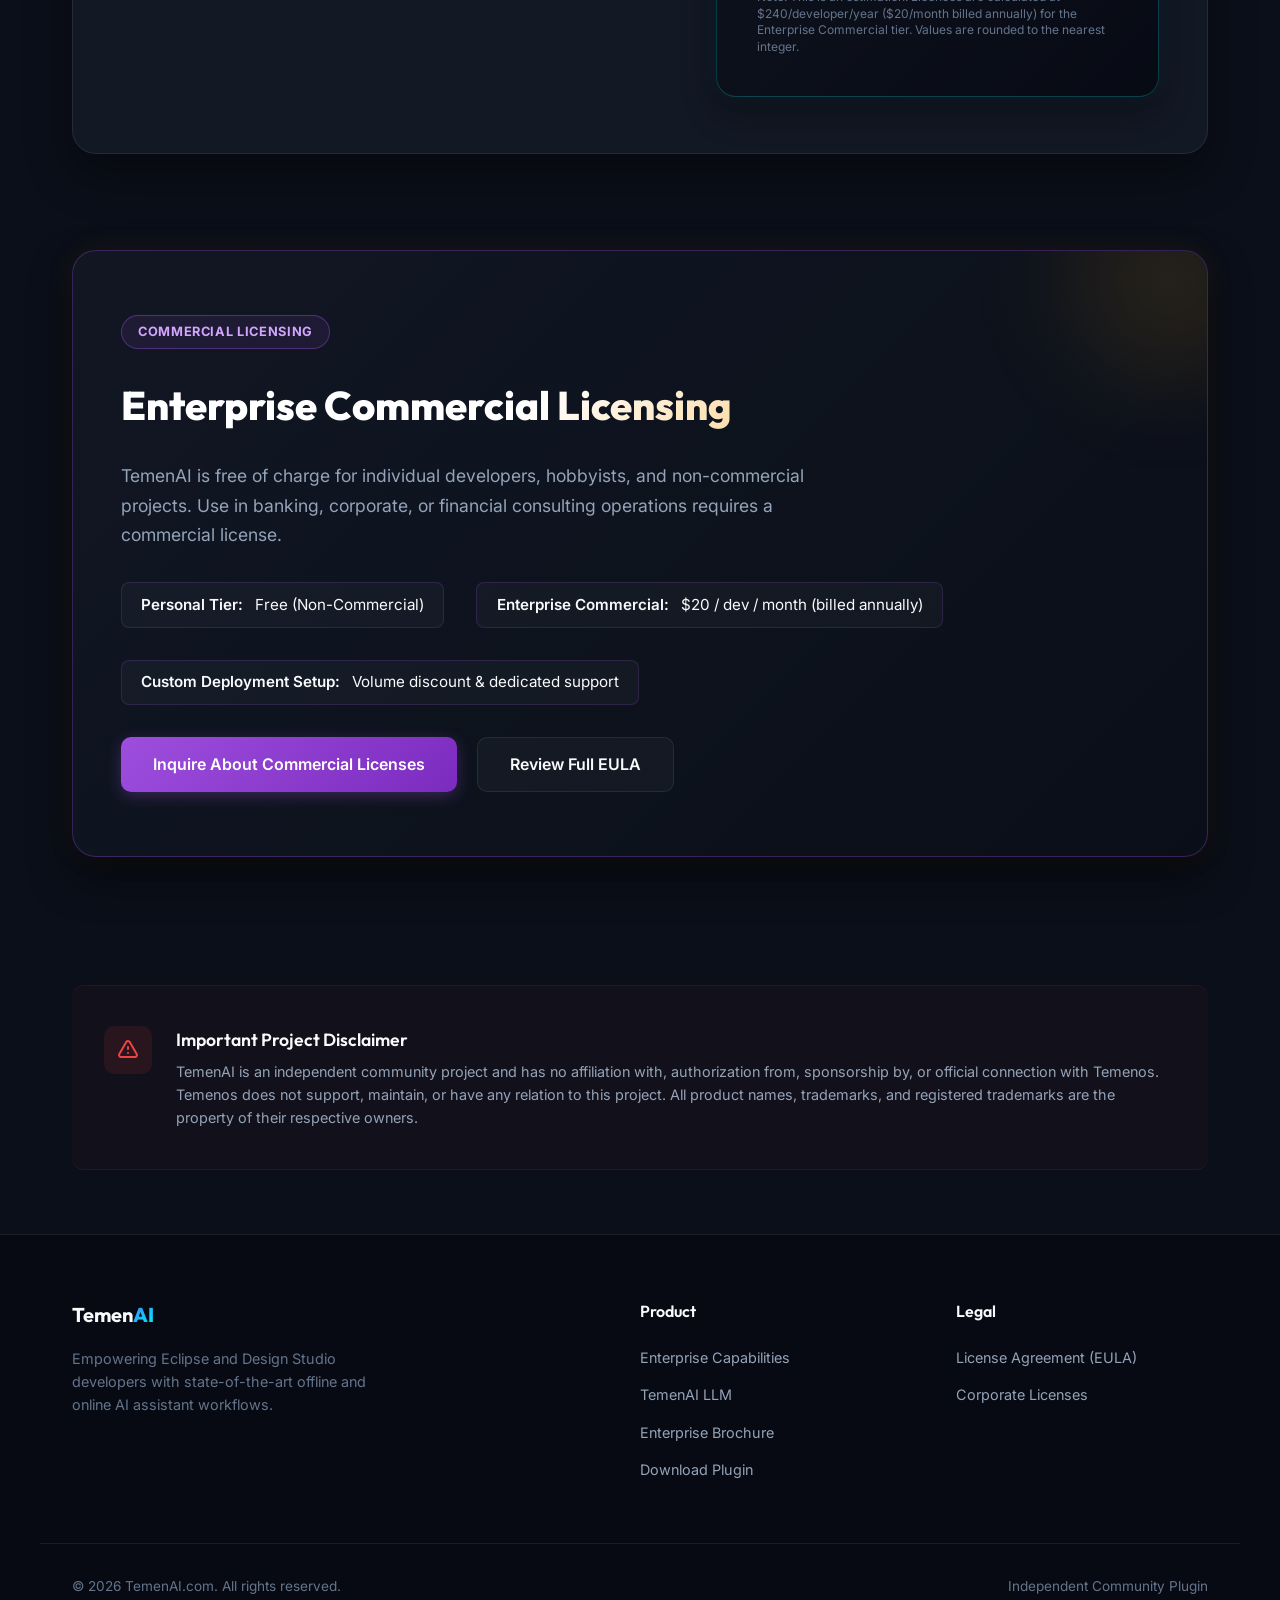
<file: brochure.html>
<!DOCTYPE html>
<html lang="en">

<head>
  <meta charset="UTF-8">
  <meta name="viewport" content="width=device-width, initial-scale=1.0">
  <title>TemenAI — Enterprise Marketing Brochure &amp; ROI Calculator</title>
  <meta name="description"
    content="Discover the value, security compliance, and return on investment of TemenAI, the premium offline AI Assistant for Eclipse and Temenos Design Studio.">
  <meta name="keywords"
    content="Eclipse plugin, Design Studio, T24 Core Banking, AI Assistant, InfoBasic, Java, ROI Calculator, CISO, On-Premises, Security Compliance">
  <link rel="icon" type="image/svg+xml" href="favicon.svg">
  <link rel="stylesheet" href="styles.css">
</head>

<body>

  <!-- Ambient glowing background shapes -->
  <div class="bg-ambient-glow"></div>

  <!-- Header & Navigation -->
  <header class="no-print">
    <div class="navbar">
      <a href="index.html" class="logo">
        <svg viewBox="0 0 32 32">
          <defs>
            <linearGradient id="t-grad" x1="0%" y1="0%" x2="100%" y2="100%">
              <stop offset="0%" stop-color="#3b82f6" />
              <stop offset="100%" stop-color="#1e40af" />
            </linearGradient>
            <linearGradient id="ai-grad" x1="0%" y1="0%" x2="100%" y2="100%">
              <stop offset="0%" stop-color="#00f2fe" />
              <stop offset="100%" stop-color="#9d4edd" />
            </linearGradient>
          </defs>
          <path d="M4 8 h16 l2 2 v2 h-8 v16 h-4 v-16 h-6 z" fill="url(#t-grad)" />
          <path class="ai-sparkle" d="M23 4 Q23 12 31 12 Q23 12 23 20 Q23 12 15 12 Q23 12 23 4 Z"
            fill="url(#ai-grad)" />
          <path class="ai-sparkle-small" d="M26 18 Q26 22 30 22 Q26 22 26 26 Q26 22 22 22 Q26 22 26 18 Z"
            fill="url(#ai-grad)" />
        </svg>
        <span class="logo-brand">Temen<span class="logo-ai">AI</span></span>
      </a>

      <button class="menu-toggle" id="mobile-menu-btn" aria-label="Toggle Navigation">
        <span></span>
        <span></span>
        <span></span>
      </button>

      <ul class="nav-links" id="nav-links">
        <li><a href="brochure.html" class="active">Brochure</a></li>
        <li><a href="index.html#llm-announcement">TemenAI LLM</a></li>
        <li><a href="eula.html">EULA</a></li>
        <li><a href="download.html" class="nav-btn">Download</a></li>
      </ul>
    </div>
  </header>

  <!-- Sticky Print/Save Float Button (Screen Only) -->
  <div class="print-actions-sticky no-print">
    <button class="btn btn-print" onclick="window.print()">
      <svg width="18" height="18" fill="none" stroke="currentColor" stroke-width="2" viewBox="0 0 24 24"
        style="margin-right: 4px;">
        <path stroke-linecap="round" stroke-linejoin="round"
          d="M17 17h2a2 2 0 002-2v-4a2 2 0 00-2-2H5a2 2 0 00-2 2v4a2 2 0 002 2h2m2 4h6a2 2 0 002-2v-4a2 2 0 00-2-2H9a2 2 0 00-2 2v4a2 2 0 002 2zm8-12V5a2 2 0 00-2-2H9a2 2 0 00-2 2v4h10z" />
      </svg>
      Print / Save as PDF
    </button>
  </div>

  <main class="container">
    <!-- Hero / Title -->
    <section class="brochure-hero">
      <div class="badge">Enterprise Briefing</div>
      <h1>Secure AI Assistance for Core Banking:<br><span>Accelerate T24 Customizations Safely</span></h1>
      <p class="hero-subtitle" style="margin-bottom: 2rem;">
        TemenAI is the premier independent AI coding assistant built specifically for Eclipse IDE and Temenos Design
        Studio.
        Engineered for banks and financial institutions that prioritize absolute data privacy, code sovereignty, and
        compliance.
      </p>
      <div class="hero-actions no-print">
        <button class="btn btn-primary" onclick="window.print()">Export PDF Brochure</button>
        <a href="mailto:contact@temenai.com" class="btn btn-secondary">Request Demo / Custom Pricing</a>
      </div>
    </section>

    <!-- Executive Summary Section -->
    <section class="disclaimer-section" style="border-radius: 16px; margin-bottom: 4rem;">
      <div class="disclaimer-wrapper" style="padding: 1rem;">
        <div class="disclaimer-icon" style="background: rgba(59, 130, 246, 0.1); color: var(--primary);">
          <svg width="24" height="24" fill="none" stroke="currentColor" stroke-width="2" viewBox="0 0 24 24">
            <path stroke-linecap="round" stroke-linejoin="round"
              d="M9 12h6m-6 4h6m2 5H7a2 2 0 01-2-2V5a2 2 0 012-2h5.586a1 1 0 01.707.293l5.414 5.414a1 1 0 01.293.707V19a2 2 0 01-2 2z" />
          </svg>
        </div>
        <div class="disclaimer-content">
          <h4 style="font-size: 1.25rem;">Executive Summary</h4>
          <p style="margin-top: 0.5rem; font-size: 0.98rem; line-height: 1.7;">
            Modern software development is moving rapidly with generative AI, yet financial institutions are often
            restricted from using public cloud-hosted code assistants due to strict regulatory rules (e.g., GDPR,
            PCI-DSS, local banking guidelines).
            <strong>TemenAI solves this friction.</strong> By running entirely offline inside the bank's corporate
            network and interfacing with secure local LLMs, TemenAI enables T24 developers to customize banking routines
            safely, maintaining 100% code privacy.
          </p>
        </div>
      </div>
    </section>

    <!-- Pain Points & Solutions -->
    <section class="pains-section">
      <div class="section-header">
        <h2>Why Financial Institutions Choose TemenAI</h2>
        <p>A side-by-side analysis of typical developer bottlenecks and how TemenAI addresses them.</p>
      </div>

      <div class="pains-grid">
        <!-- Pain Point 1 -->
        <div class="pain-card">
          <div class="pain-header">
            <h3>
              <svg width="20" height="20" fill="none" stroke="currentColor" stroke-width="2.5" viewBox="0 0 24 24">
                <path stroke-linecap="round" stroke-linejoin="round"
                  d="M12 9v2m0 4h.01m-6.938 4h13.856c1.54 0 2.502-1.667 1.732-3L13.732 4c-.77-1.333-2.694-1.333-3.464 0L3.34 16c-.77 1.333.192 3 1.732 3z" />
              </svg>
              The Cloud Security Barrier
            </h3>
            <p style="margin-top: 0.5rem; font-size: 0.88rem; color: var(--text-muted);">
              Cloud-based assistants stream proprietary financial logic and database structure schemas to external
              servers, risking regulatory non-compliance.
            </p>
          </div>
          <div class="pain-solution">
            <div class="solution-title">
              <svg width="20" height="20" fill="none" stroke="currentColor" stroke-width="2.5" viewBox="0 0 24 24">
                <path stroke-linecap="round" stroke-linejoin="round"
                  d="M9 12l2 2 4-4m5.618-4.016A11.955 11.955 0 0112 2.944a11.955 11.955 0 01-8.618 3.04A12.02 12.02 0 003 9c0 5.591 3.824 10.29 9 11.622 5.176-1.332 9-6.03 9-11.622 0-1.042-.133-2.052-.382-3.016z" />
              </svg>
              100% On-Premises Privacy
            </div>
            <p>
              TemenAI integrates with models hosted in your private datacenter (Ollama, vLLM). No code or workspace
              context ever leaves the bank's secure network.
            </p>
          </div>
        </div>

        <!-- Pain Point 2 -->
        <div class="pain-card">
          <div class="pain-header">
            <h3>
              <svg width="20" height="20" fill="none" stroke="currentColor" stroke-width="2.5" viewBox="0 0 24 24">
                <path stroke-linecap="round" stroke-linejoin="round"
                  d="M12 9v2m0 4h.01m-6.938 4h13.856c1.54 0 2.502-1.667 1.732-3L13.732 4c-.77-1.333-2.694-1.333-3.464 0L3.34 16c-.77 1.333.192 3 1.732 3z" />
              </svg>
              Generic Model Limitations
            </h3>
            <p style="margin-top: 0.5rem; font-size: 0.88rem; color: var(--text-muted);">
              Standard models lack training on InfoBasic (the proprietary language of Temenos T24) and T24-specific APIs
              like F.READ, OPF, or common blocks.
            </p>
          </div>
          <div class="pain-solution">
            <div class="solution-title">
              <svg width="20" height="20" fill="none" stroke="currentColor" stroke-width="2.5" viewBox="0 0 24 24">
                <path stroke-linecap="round" stroke-linejoin="round"
                  d="M9 12l2 2 4-4m5.618-4.016A11.955 11.955 0 0112 2.944a11.955 11.955 0 01-8.618 3.04A12.02 12.02 0 003 9c0 5.591 3.824 10.29 9 11.622 5.176-1.332 9-6.03 9-11.622 0-1.042-.133-2.052-.382-3.016z" />
              </svg>
              Domain-Specific Expertise
            </div>
            <p>
              TemenAI supports fine-tuned model backends specialized in InfoBasic syntax and Java workspace structures,
              providing highly accurate validation, version, and enquiry code.
            </p>
          </div>
        </div>

        <!-- Pain Point 3 -->
        <div class="pain-card">
          <div class="pain-header">
            <h3>
              <svg width="20" height="20" fill="none" stroke="currentColor" stroke-width="2.5" viewBox="0 0 24 24">
                <path stroke-linecap="round" stroke-linejoin="round"
                  d="M12 9v2m0 4h.01m-6.938 4h13.856c1.54 0 2.502-1.667 1.732-3L13.732 4c-.77-1.333-2.694-1.333-3.464 0L3.34 16c-.77 1.333.192 3 1.732 3z" />
              </svg>
              Eclipse / Design Studio Isolation
            </h3>
            <p style="margin-top: 0.5rem; font-size: 0.88rem; color: var(--text-muted);">
              Most modern AI coding assistants focus exclusively on VS Code or IntelliJ, leaving Eclipse and Temenos
              Design Studio developers isolated without AI features.
            </p>
          </div>
          <div class="pain-solution">
            <div class="solution-title">
              <svg width="20" height="20" fill="none" stroke="currentColor" stroke-width="2.5" viewBox="0 0 24 24">
                <path stroke-linecap="round" stroke-linejoin="round"
                  d="M9 12l2 2 4-4m5.618-4.016A11.955 11.955 0 0112 2.944a11.955 11.955 0 01-8.618 3.04A12.02 12.02 0 003 9c0 5.591 3.824 10.29 9 11.622 5.176-1.332 9-6.03 9-11.622 0-1.042-.133-2.052-.382-3.016z" />
              </svg>
              Native IDE Integration
            </div>
            <p>
              TemenAI is built as a native Eclipse Plug-in, guaranteeing seamless installation and UI integration
              directly within Eclipse and Temenos Design Studio.
            </p>
          </div>
        </div>
      </div>
    </section>

    <!-- Product Features Tour -->
    <section class="features" style="padding-bottom: 2rem;">
      <div class="section-header">
        <h2>Features Designed for Developer Velocity</h2>
        <p>A breakdown of the developer workflows and UI integrations provided by the TemenAI plugin.</p>
      </div>

      <div class="feature-grid">
        <div class="feature-card">
          <div class="feature-icon">
            <svg width="24" height="24" fill="none" stroke="currentColor" stroke-width="2" viewBox="0 0 24 24">
              <path stroke-linecap="round" stroke-linejoin="round" d="M13 10V3L4 14h7v7l9-11h-7z" />
            </svg>
          </div>
          <h3>Inline Code Generation</h3>
          <p>
            Place your cursor inside any Java or InfoBasic source file and press <strong>Ctrl+Alt+A</strong>.
            TemenAI collects context around your cursor and streams raw, syntactically correct completions directly into
            the editor.
          </p>
        </div>

        <div class="feature-card">
          <div class="feature-icon">
            <svg width="24" height="24" fill="none" stroke="currentColor" stroke-width="2" viewBox="0 0 24 24">
              <path stroke-linecap="round" stroke-linejoin="round"
                d="M8 12h.01M12 12h.01M16 12h.01M21 12c0 4.418-4.03 8-9 8a9.863 9.863 0 01-4.255-.949L3 20l1.395-3.72C3.512 15.042 3 13.574 3 12c0-4.418 4.03-8 9-8s9 3.582 9 8z" />
            </svg>
          </div>
          <h3>Interactive Chat Sidebar</h3>
          <p>
            Open the chat sidebar under <code>Window > Show View</code>.
            Ask architectural questions, write unit tests, or explain routines.
            Any text selected in your active code editor is automatically included in your query as markdown context.
          </p>
        </div>

        <div class="feature-card">
          <div class="feature-icon">
            <svg width="24" height="24" fill="none" stroke="currentColor" stroke-width="2" viewBox="0 0 24 24">
              <path stroke-linecap="round" stroke-linejoin="round" d="M10 20l4-16m4 4l4 4-4 4M6 16l-4-4 4-4" />
            </svg>
          </div>
          <h3>Agentic Workspace Tool Calling</h3>
          <p>
            TemenAI can read, write, and list workspace directories via standard tool execution blocks.
            The AI can inspect structural templates, reference library files, and write customized validation routines
            recursively.
          </p>
        </div>
      </div>
    </section>

    <!-- Architecture Section -->
    <section class="security-section" id="security" style="padding-top: 2rem;">
      <div class="section-header">
        <h2>Enterprise Network Security Topology</h2>
        <p>Understanding the routing of code contexts during AI execution. Zero cloud data leaks.</p>
      </div>

      <div class="arch-container" style="margin-top: 1.5rem;">
        <div class="arch-flow">
          <!-- Client IDE -->
          <div class="arch-node">
            <div class="arch-icon">
              <svg width="24" height="24" fill="none" stroke="currentColor" stroke-width="2.5" viewBox="0 0 24 24">
                <path stroke-linecap="round" stroke-linejoin="round"
                  d="M9.75 17L9 20l-1 1h8l-1-1-.75-3M3 13h18M5 17h14a2 2 0 002-2V5a2 2 0 00-2-2H5a2 2 0 00-2 2v10a2 2 0 002 2z" />
              </svg>
            </div>
            <h4>Eclipse / Design Studio</h4>
            <p>Plugin captures local active editor code context & sends prompt requests inside network.</p>
          </div>

          <!-- Arrow 1 -->
          <div class="arch-arrow">
            <span class="flow-label">Local Request</span>
            <svg class="flow-line-svg" viewBox="0 0 100 20" preserveAspectRatio="none">
              <path d="M 0 10 L 100 10" stroke="var(--primary)" stroke-width="2" stroke-dasharray="6, 4"
                stroke-linecap="round" fill="none">
                <animate attributeName="stroke-dashoffset" values="100;0" dur="3s" repeatCount="indefinite" />
              </path>
            </svg>
          </div>

          <!-- Firewall Shield -->
          <div class="shield-node" title="Air-Gapped Corporate Firewall">
            <svg width="32" height="32" fill="none" stroke="currentColor" stroke-width="2" viewBox="0 0 24 24">
              <path stroke-linecap="round" stroke-linejoin="round"
                d="M9 12l2 2 4-4m5.618-4.016A11.955 11.955 0 0112 2.944a11.955 11.955 0 01-8.618 3.04A12.02 12.02 0 003 9c0 5.591 3.824 10.29 9 11.622 5.176-1.332 9-6.03 9-11.622 0-1.042-.133-2.052-.382-3.016z" />
            </svg>
          </div>

          <!-- Arrow 2 -->
          <div class="arch-arrow">
            <span class="flow-label">Internal Route</span>
            <svg class="flow-line-svg" viewBox="0 0 100 20" preserveAspectRatio="none">
              <path d="M 0 10 L 100 10" stroke="var(--accent)" stroke-width="2" stroke-dasharray="6, 4"
                stroke-linecap="round" fill="none">
                <animate attributeName="stroke-dashoffset" values="100;0" dur="3s" repeatCount="indefinite" />
              </path>
            </svg>
          </div>

          <!-- Server Node -->
          <div class="arch-node server-node">
            <div class="arch-icon">
              <svg width="24" height="24" fill="none" stroke="currentColor" stroke-width="2.5" viewBox="0 0 24 24">
                <path stroke-linecap="round" stroke-linejoin="round"
                  d="M5 12h14M5 12a2 2 0 01-2-2V6a2 2 0 012-2h14a2 2 0 012 2v4a2 2 0 01-2 2M5 12a2 2 0 00-2 2v4a2 2 0 002 2h14a2 2 0 002-2v-4a2 2 0 00-2-2m-2-4h.01M17 16h.01" />
              </svg>
            </div>
            <h4>Secure Local Servers</h4>
            <p>On-Premises LLM model endpoints (Ollama / vLLM) process context and return suggestions.</p>
          </div>
        </div>

        <!-- Comparison Table Widget -->
        <div class="comparison-container" style="margin-top: 3rem;">
          <h3 style="font-size: 1.4rem; margin-bottom: 1.5rem;">Compliance &amp; Deployment Matrix</h3>
          <div class="comp-table-wrapper">
            <table class="comp-table">
              <thead>
                <tr class="comp-tr header-tr">
                  <th class="comp-th">Compliance Check</th>
                  <th class="comp-th">TemenAI Local Deploy</th>
                  <th class="comp-th">Public Cloud AI Assistants</th>
                </tr>
              </thead>
              <tbody>
                <tr class="comp-tr">
                  <td class="comp-td comp-feature">Data Residency</td>
                  <td class="comp-td comp-temen">
                    <span class="status-badge status-yes">
                      <svg width="18" height="18" fill="none" stroke="currentColor" stroke-width="2.5"
                        viewBox="0 0 24 24">
                        <path stroke-linecap="round" stroke-linejoin="round" d="M5 13l4 4L19 7" />
                      </svg>
                      100% Local Intranet
                    </span>
                  </td>
                  <td class="comp-td comp-cloud">
                    <span class="status-badge status-no">
                      <svg width="18" height="18" fill="none" stroke="currentColor" stroke-width="2.5"
                        viewBox="0 0 24 24">
                        <path stroke-linecap="round" stroke-linejoin="round" d="M6 18L18 6M6 6l12 12" />
                      </svg>
                      Cross-border data transit
                    </span>
                  </td>
                </tr>
                <tr class="comp-tr">
                  <td class="comp-td comp-feature">Firewall / Air-Gap</td>
                  <td class="comp-td comp-temen">
                    <span class="status-badge status-yes">
                      <svg width="18" height="18" fill="none" stroke="currentColor" stroke-width="2.5"
                        viewBox="0 0 24 24">
                        <path stroke-linecap="round" stroke-linejoin="round" d="M5 13l4 4L19 7" />
                      </svg>
                      Fully air-gapped supported
                    </span>
                  </td>
                  <td class="comp-td comp-cloud">
                    <span class="status-badge status-no">
                      <svg width="18" height="18" fill="none" stroke="currentColor" stroke-width="2.5"
                        viewBox="0 0 24 24">
                        <path stroke-linecap="round" stroke-linejoin="round" d="M6 18L18 6M6 6l12 12" />
                      </svg>
                      Requires outbound HTTPS
                    </span>
                  </td>
                </tr>
                <tr class="comp-tr">
                  <td class="comp-td comp-feature">Regulatory Auditing</td>
                  <td class="comp-td comp-temen">
                    <span class="status-badge status-yes">
                      <svg width="18" height="18" fill="none" stroke="currentColor" stroke-width="2.5"
                        viewBox="0 0 24 24">
                        <path stroke-linecap="round" stroke-linejoin="round" d="M5 13l4 4L19 7" />
                      </svg>
                      Logs audit is fully local
                    </span>
                  </td>
                  <td class="comp-td comp-cloud">
                    <span class="status-badge status-no">
                      <svg width="18" height="18" fill="none" stroke="currentColor" stroke-width="2.5"
                        viewBox="0 0 24 24">
                        <path stroke-linecap="round" stroke-linejoin="round" d="M6 18L18 6M6 6l12 12" />
                      </svg>
                      Managed by third party cloud
                    </span>
                  </td>
                </tr>
              </tbody>
            </table>
          </div>
        </div>
      </div>
    </section>

    <!-- ROI & Cost Savings Calculator -->
    <section class="roi-section" id="roi-calculator">
      <div class="section-header">
        <h2>Return on Investment (ROI) Calculator</h2>
        <p>Estimate the annual time saved and financial return by implementing TemenAI for your core banking developers.
        </p>
      </div>

      <div class="roi-container">
        <div class="roi-grid">
          <!-- Controls (Sliders) -->
          <div class="calculator-controls no-print">
            <!-- Slider 1 -->
            <div class="slider-group">
              <div class="slider-header">
                <span class="slider-label">Core Banking Developers</span>
                <span class="slider-value-badge" id="val-devs">25</span>
              </div>
              <input type="range" min="5" max="250" step="5" value="25" class="slider-input" id="slider-devs">
              <div class="slider-hints">
                <span>5 devs</span>
                <span>250 devs</span>
              </div>
            </div>

            <!-- Slider 2 -->
            <div class="slider-group">
              <div class="slider-header">
                <span class="slider-label">Average Annual Developer Salary ($)</span>
                <span class="slider-value-badge" id="val-salary">$100,000</span>
              </div>
              <input type="range" min="50000" max="250000" step="5000" value="100000" class="slider-input"
                id="slider-salary">
              <div class="slider-hints">
                <span>$50k</span>
                <span>$250k</span>
              </div>
            </div>

            <!-- Slider 3 -->
            <div class="slider-group">
              <div class="slider-header">
                <span class="slider-label">Productivity Gain (%)</span>
                <span class="slider-value-badge" id="val-efficiency">25%</span>
              </div>
              <input type="range" min="10" max="50" step="5" value="25" class="slider-input" id="slider-efficiency">
              <div class="slider-hints">
                <span>10%</span>
                <span>50% max</span>
              </div>
            </div>
          </div>

          <!-- Calculated Results Display -->
          <div class="calculator-results">
            <div>
              <div class="results-header">
                <h3>Estimated Annual Savings</h3>
                <p>Calculated based on standard developer output (2,000 hours/year).</p>
              </div>

              <div class="metrics-list">
                <div class="metric-row">
                  <span class="metric-label">Time Reclaimed (Hours/Yr)</span>
                  <span class="metric-value highlight-cyan" id="metric-hours">12,500 hrs</span>
                </div>

                <div class="metric-row">
                  <span class="metric-label">Gross Value Created</span>
                  <span class="metric-value" id="metric-gross">$625,000</span>
                </div>

                <div class="metric-row" style="border-bottom: 1px dashed var(--border-color); padding-bottom: 1.25rem;">
                  <span class="metric-label">TemenAI Licensing Cost</span>
                  <span class="metric-value" style="color: var(--text-muted);" id="metric-cost">$6,000</span>
                </div>

                <div class="metric-row" style="padding-top: 0.5rem;">
                  <span class="metric-label" style="font-weight: 700; color: var(--text-primary);">Net ROI Savings
                    (Yr)</span>
                  <span class="metric-value highlight-gold" id="metric-net">$619,000</span>
                </div>
              </div>
            </div>

            <div class="calculator-disclaimer">
              Note: This is an estimation. Licences are calculated at $240/developer/year ($20/month billed annually)
              for the Enterprise Commercial tier. Values are rounded to the nearest integer.
            </div>
          </div>
        </div>

        <!-- Static Table displayed ONLY in Print layout -->
        <div class="print-only">
          <h3
            style="font-size: 1.3rem; margin-top: 2rem; margin-bottom: 0.75rem; border-bottom: 1px solid #cbd5e1; padding-bottom: 0.5rem;">
            ROI Calculations Summary Table (Enterprise Tiers)</h3>
          <p style="font-size: 9pt; margin-bottom: 1rem; color: #475569;">
            Summary calculations demonstrating the net return of TemenAI at a conservative 25% developer productivity
            boost. Billed licensing cost is $240/developer/year.
          </p>
          <table class="print-roi-table">
            <thead>
              <tr>
                <th>Team Size (Devs)</th>
                <th>Avg Salary (USD)</th>
                <th>Reclaimed Hours / Year</th>
                <th>Billed License / Year</th>
                <th>Gross Financial Savings</th>
                <th>Net ROI Savings / Year</th>
              </tr>
            </thead>
            <tbody>
              <tr>
                <td>10 Developers</td>
                <td>$100,000</td>
                <td>5,000 hrs</td>
                <td>$2,400</td>
                <td>$250,000</td>
                <td><strong>$247,600</strong></td>
              </tr>
              <tr>
                <td>25 Developers</td>
                <td>$100,000</td>
                <td>12,500 hrs</td>
                <td>$6,000</td>
                <td>$625,000</td>
                <td><strong>$619,000</strong></td>
              </tr>
              <tr>
                <td>50 Developers</td>
                <td>$120,000</td>
                <td>25,000 hrs</td>
                <td>$12,000</td>
                <td>$1,500,000</td>
                <td><strong>$1,488,000</strong></td>
              </tr>
              <tr>
                <td>100 Developers</td>
                <td>$120,000</td>
                <td>50,000 hrs</td>
                <td>$24,000</td>
                <td>$3,000,000</td>
                <td><strong>$2,976,000</strong></td>
              </tr>
            </tbody>
          </table>
        </div>
      </div>
    </section>

    <!-- Licensing & Commercial Contact -->
    <section class="announcement-section" style="padding-top: 1rem;">
      <div class="announcement-box" style="border-color: rgba(157, 78, 221, 0.3);">
        <div class="announcement-badge"
          style="background: rgba(157, 78, 221, 0.1); border-color: rgba(157, 78, 221, 0.4); color: #d2a6ff;">
          Commercial Licensing
        </div>
        <h2>Enterprise Commercial Licensing</h2>
        <p>
          TemenAI is free of charge for individual developers, hobbyists, and non-commercial projects.
          Use in banking, corporate, or financial consulting operations requires a commercial license.
        </p>
        <div class="announcement-features" style="margin-bottom: 2rem;">
          <div class="announcement-feat-item" style="border-color: rgba(157, 78, 221, 0.2);">
            <span style="font-weight: 600;">Personal Tier:</span> Free (Non-Commercial)
          </div>
          <div class="announcement-feat-item" style="border-color: rgba(157, 78, 221, 0.2);">
            <span style="font-weight: 600;">Enterprise Commercial:</span> $20 / dev / month (billed annually)
          </div>
          <div class="announcement-feat-item" style="border-color: rgba(157, 78, 221, 0.2);">
            <span style="font-weight: 600;">Custom Deployment Setup:</span> Volume discount &amp; dedicated support
          </div>
        </div>
        <div class="hero-actions no-print" style="justify-content: flex-start; margin-bottom: 0;">
          <a href="mailto:contact@temenai.com" class="btn btn-primary"
            style="background: linear-gradient(135deg, var(--accent-purple) 0%, #7b2cbf 100%); box-shadow: 0 4px 15px rgba(157, 78, 221, 0.3);">
            Inquire About Commercial Licenses
          </a>
          <a href="eula.html" class="btn btn-secondary">Review Full EULA</a>
        </div>
      </div>
    </section>

    <!-- Project Disclaimer Banner -->
    <section class="disclaimer-section" style="border-radius: 12px; margin-top: 3rem; margin-bottom: 2rem;">
      <div class="container disclaimer-wrapper">
        <div class="disclaimer-icon">
          <svg width="24" height="24" fill="none" stroke="currentColor" stroke-width="2" viewBox="0 0 24 24">
            <path stroke-linecap="round" stroke-linejoin="round"
              d="M12 9v2m0 4h.01m-6.938 4h13.856c1.54 0 2.502-1.667 1.732-3L13.732 4c-.77-1.333-2.694-1.333-3.464 0L3.34 16c-.77 1.333.192 3 1.732 3z" />
          </svg>
        </div>
        <div class="disclaimer-content">
          <h4>Important Project Disclaimer</h4>
          <p>
            TemenAI is an independent community project and has no affiliation with, authorization from, sponsorship by,
            or official connection with Temenos. Temenos does not support, maintain, or have any relation to this
            project.
            All product names, trademarks, and registered trademarks are the property of their respective owners.
          </p>
        </div>
      </div>
    </section>
  </main>

  <!-- Footer -->
  <footer class="no-print">
    <div class="container footer-grid">
      <div class="footer-brand">
        <h3>Temen<span class="logo-ai">AI</span></h3>
        <p>Empowering Eclipse and Design Studio developers with state-of-the-art offline and online AI assistant
          workflows.</p>
      </div>
      <div class="footer-links">
        <h4>Product</h4>
        <ul>
          <li><a href="index.html#features">Enterprise Capabilities</a></li>
          <li><a href="index.html#llm-announcement">TemenAI LLM</a></li>
          <li><a href="brochure.html">Enterprise Brochure</a></li>
          <li><a href="download.html">Download Plugin</a></li>
        </ul>
      </div>
      <div class="footer-links">
        <h4>Legal</h4>
        <ul>
          <li><a href="eula.html">License Agreement (EULA)</a></li>
          <li><a href="eula.html#corporate-licensing">Corporate Licenses</a></li>
        </ul>
      </div>
    </div>

    <div class="container footer-bottom">
      <p>&copy; 2026 TemenAI.com. All rights reserved.</p>
      <div class="footer-legal-links">
        <span style="color: var(--text-muted);">Independent Community Plugin</span>
      </div>
    </div>
  </footer>

  <!-- Script for interactive ROI Calculator and mobile menu navigation toggle -->
  <script>
    // Navbar Hamburger toggle
    const mobileMenuBtn = document.getElementById('mobile-menu-btn');
    const navLinks = document.getElementById('nav-links');

    if (mobileMenuBtn && navLinks) {
      mobileMenuBtn.addEventListener('click', () => {
        navLinks.classList.toggle('active');
        mobileMenuBtn.classList.toggle('open');
      });
    }

    // ROI Calculator logic
    const sliderDevs = document.getElementById('slider-devs');
    const sliderSalary = document.getElementById('slider-salary');
    const sliderEfficiency = document.getElementById('slider-efficiency');

    const valDevs = document.getElementById('val-devs');
    const valSalary = document.getElementById('val-salary');
    const valEfficiency = document.getElementById('val-efficiency');

    const metricHours = document.getElementById('metric-hours');
    const metricGross = document.getElementById('metric-gross');
    const metricCost = document.getElementById('metric-cost');
    const metricNet = document.getElementById('metric-net');

    function formatCurrency(value) {
      return '$' + Math.round(value).toLocaleString();
    }

    function calculateROI() {
      const devs = parseInt(sliderDevs.value, 10);
      const salary = parseInt(sliderSalary.value, 10);
      const efficiency = parseInt(sliderEfficiency.value, 10) / 100;

      // Update Slider Value Badges
      valDevs.textContent = devs;
      valSalary.textContent = '$' + salary.toLocaleString();
      valEfficiency.textContent = (efficiency * 100) + '%';

      // Calculations
      const hoursReclaimed = devs * 2000 * efficiency;
      const grossSavings = devs * salary * efficiency;
      const licensingCost = devs * 240; // $240/developer/year
      const netSavings = grossSavings - licensingCost;

      // Update Output Elements
      metricHours.textContent = hoursReclaimed.toLocaleString() + ' hrs';
      metricGross.textContent = formatCurrency(grossSavings);
      metricCost.textContent = formatCurrency(licensingCost);
      metricNet.textContent = formatCurrency(netSavings);
    }

    // Attach listeners
    if (sliderDevs && sliderSalary && sliderEfficiency) {
      sliderDevs.addEventListener('input', calculateROI);
      sliderSalary.addEventListener('input', calculateROI);
      sliderEfficiency.addEventListener('input', calculateROI);

      // Initialize calculation on page load
      calculateROI();
    }
  </script>
</body>

</html>
</file>
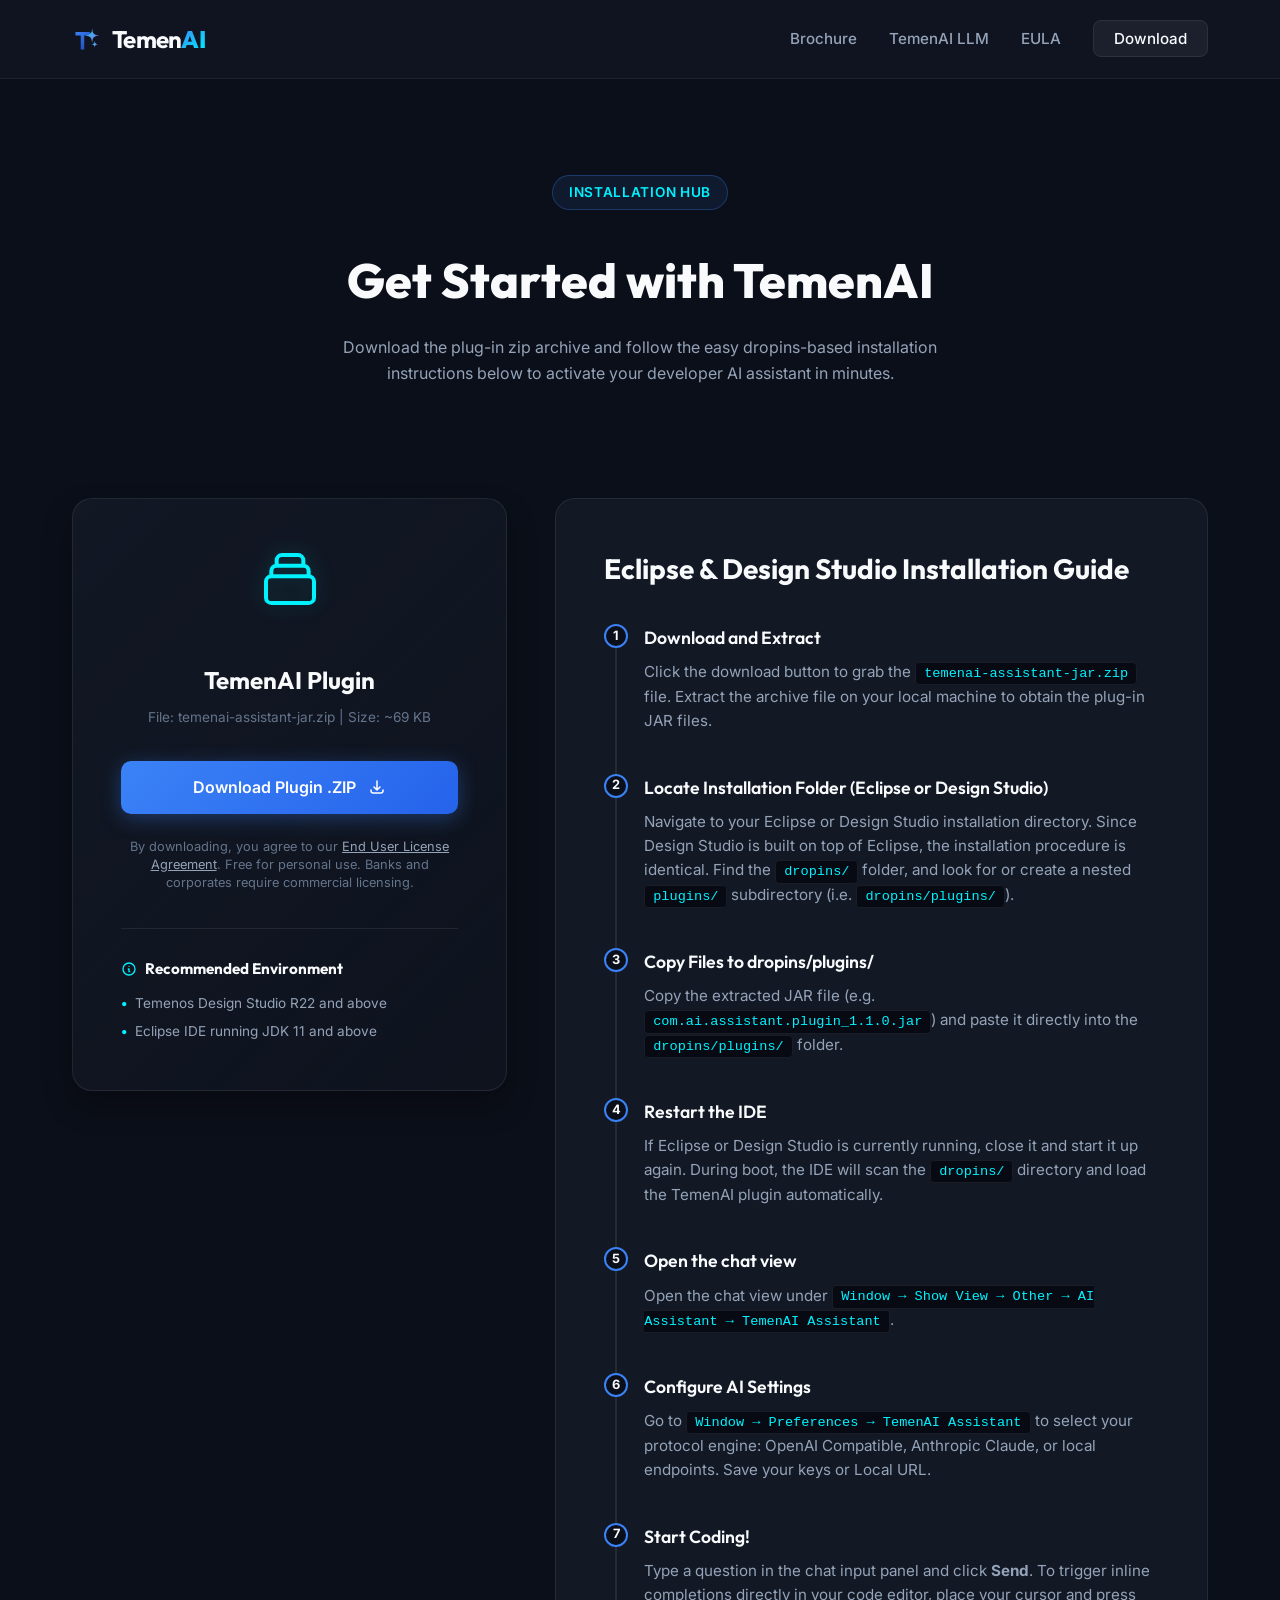
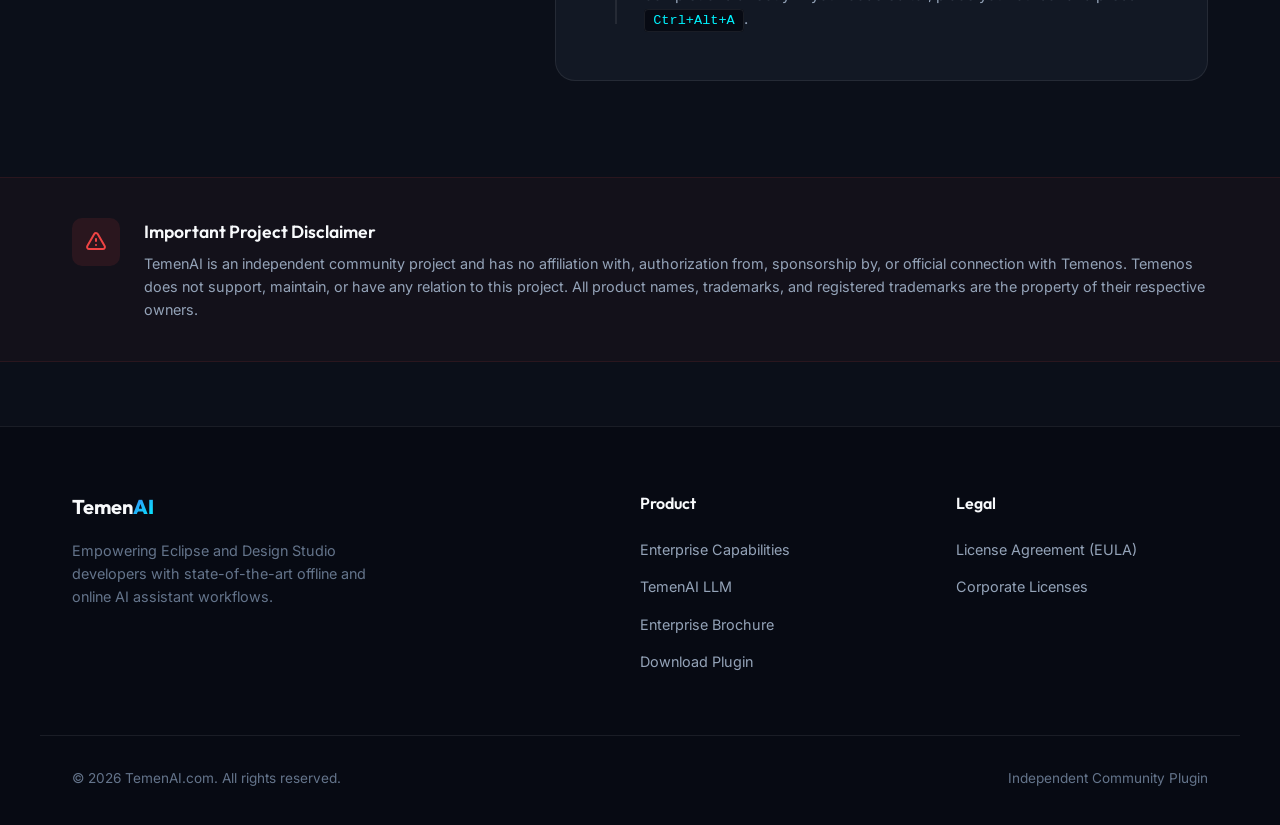
<file: download.html>
<!DOCTYPE html>
<html lang="en">

<head>
  <meta charset="UTF-8">
  <meta name="viewport" content="width=device-width, initial-scale=1.0">
  <title>Download & Install TemenAI — Eclipse &amp; Design Studio AI Assistant</title>
  <meta name="description"
    content="Download the TemenAI plugin zip and read the step-by-step guide to install the AI Coding Assistant into your Eclipse or Design Studio dropins directory.">
  <link rel="icon" type="image/svg+xml" href="favicon.svg">
  <link rel="stylesheet" href="styles.css">
</head>

<body>

  <!-- Ambient glowing background shapes -->
  <div class="bg-ambient-glow"></div>

  <!-- Header & Navigation -->
  <header>
    <div class="navbar">
      <a href="index.html" class="logo">
        <svg viewBox="0 0 32 32">
          <defs>
            <linearGradient id="t-grad" x1="0%" y1="0%" x2="100%" y2="100%">
              <stop offset="0%" stop-color="#3b82f6" />
              <stop offset="100%" stop-color="#1e40af" />
            </linearGradient>
            <linearGradient id="ai-grad" x1="0%" y1="0%" x2="100%" y2="100%">
              <stop offset="0%" stop-color="#00f2fe" />
              <stop offset="100%" stop-color="#9d4edd" />
            </linearGradient>
          </defs>
          <path d="M4 8 h16 l2 2 v2 h-8 v16 h-4 v-16 h-6 z" fill="url(#t-grad)" />
          <path class="ai-sparkle" d="M23 4 Q23 12 31 12 Q23 12 23 20 Q23 12 15 12 Q23 12 23 4 Z"
            fill="url(#ai-grad)" />
          <path class="ai-sparkle-small" d="M26 18 Q26 22 30 22 Q26 22 26 26 Q26 22 22 22 Q26 22 26 18 Z"
            fill="url(#ai-grad)" />
        </svg>
        <span class="logo-brand">Temen<span class="logo-ai">AI</span></span>
      </a>

      <button class="menu-toggle" id="mobile-menu-btn" aria-label="Toggle Navigation">
        <span></span>
        <span></span>
        <span></span>
      </button>

      <ul class="nav-links" id="nav-links">
        <li><a href="brochure.html">Brochure</a></li>
        <li><a href="index.html#llm-announcement">TemenAI LLM</a></li>
        <li><a href="eula.html">EULA</a></li>
        <li><a href="download.html" class="nav-btn">Download</a></li>
      </ul>
    </div>
  </header>

  <!-- Download Container Section -->
  <main class="container">
    <section class="download-hero">
      <div class="badge">Installation Hub</div>
      <h1>Get Started with TemenAI</h1>
      <p>Download the plug-in zip archive and follow the easy dropins-based installation instructions below to activate
        your developer AI assistant in minutes.</p>
    </section>

    <div class="download-panel">
      <!-- Download Box -->
      <div class="download-card">
        <div class="download-icon-big">
          <svg width="64" height="64" fill="none" stroke="currentColor" stroke-width="1.5" viewBox="0 0 24 24">
            <path stroke-linecap="round" stroke-linejoin="round"
              d="M19 11H5m14 0a2 2 0 012 2v6a2 2 0 01-2 2H5a2 2 0 01-2-2v-6a2 2 0 012-2m14 0V9a2 2 0 00-2-2M5 11V9a2 2 0 012-2m0 0V5a2 2 0 012-2h6a2 2 0 012 2v2M7 7h10" />
          </svg>
        </div>
        <h3>TemenAI Plugin</h3>
        <p class="download-meta">File: temenai-assistant-jar.zip | Size: ~69 KB</p>

        <a href="temenai-assistant-jar.zip" class="btn btn-primary" download>
          Download Plugin .ZIP
          <svg width="18" height="18" fill="none" stroke="currentColor" stroke-width="2" viewBox="0 0 24 24">
            <path stroke-linecap="round" stroke-linejoin="round"
              d="M4 16v1a3 3 0 003 3h10a3 3 0 003-3v-1m-4-4l-4 4m0 0l-4-4m4 4V4" />
          </svg>
        </a>

        <div class="license-notice">
          By downloading, you agree to our <a href="eula.html">End User License Agreement</a>. Free for personal use.
          Banks and corporates require commercial licensing.
        </div>

        <div class="requirements-box">
          <h4>
            <svg width="16" height="16" fill="none" stroke="currentColor" stroke-width="2" viewBox="0 0 24 24">
              <path stroke-linecap="round" stroke-linejoin="round"
                d="M13 16h-1v-4h-1m1-4h.01M21 12a9 9 0 11-18 0 9 9 0 0118 0z" />
            </svg>
            Recommended Environment
          </h4>
          <ul class="requirements-list">
            <li>Temenos Design Studio R22 and above</li>
            <li>Eclipse IDE running JDK 11 and above</li>
          </ul>
        </div>
      </div>

      <!-- Installation Instructions -->
      <div class="instructions-card">
        <h2>Eclipse &amp; Design Studio Installation Guide</h2>
        <div class="timeline">

          <div class="timeline-step">
            <div class="step-number">1</div>
            <div class="step-title">Download and Extract</div>
            <div class="step-desc">
              Click the download button to grab the <span class="code-inline">temenai-assistant-jar.zip</span> file.
              Extract the archive file on your local machine to obtain the plug-in JAR files.
            </div>
          </div>

          <div class="timeline-step">
            <div class="step-number">2</div>
            <div class="step-title">Locate Installation Folder (Eclipse or Design Studio)</div>
            <div class="step-desc">
              Navigate to your Eclipse or Design Studio installation directory. Since Design Studio is built on top of
              Eclipse, the installation procedure is identical. Find the <span class="code-inline">dropins/</span>
              folder, and look for or create a nested <span class="code-inline">plugins/</span> subdirectory (i.e. <span
                class="code-inline">dropins/plugins/</span>).
            </div>
          </div>

          <div class="timeline-step">
            <div class="step-number">3</div>
            <div class="step-title">Copy Files to dropins/plugins/</div>
            <div class="step-desc">
              Copy the extracted JAR file (e.g. <span class="code-inline">com.ai.assistant.plugin_1.1.0.jar</span>) and
              paste it directly into the <span class="code-inline">dropins/plugins/</span> folder.
            </div>
          </div>

          <div class="timeline-step">
            <div class="step-number">4</div>
            <div class="step-title">Restart the IDE</div>
            <div class="step-desc">
              If Eclipse or Design Studio is currently running, close it and start it up again. During boot, the IDE
              will scan the <span class="code-inline">dropins/</span> directory and load the TemenAI plugin
              automatically.
            </div>
          </div>

          <div class="timeline-step">
            <div class="step-number">5</div>
            <div class="step-title">Open the chat view</div>
            <div class="step-desc">
              Open the chat view under <span class="code-inline">Window &rarr; Show View &rarr; Other &rarr; AI
                Assistant &rarr; TemenAI Assistant</span>.
            </div>
          </div>

          <div class="timeline-step">
            <div class="step-number">6</div>
            <div class="step-title">Configure AI Settings</div>
            <div class="step-desc">
              Go to <span class="code-inline">Window &rarr; Preferences &rarr; TemenAI Assistant</span> to select your
              protocol engine: OpenAI Compatible, Anthropic Claude, or local endpoints. Save your keys or Local URL.
            </div>
          </div>

          <div class="timeline-step">
            <div class="step-number">7</div>
            <div class="step-title">Start Coding!</div>
            <div class="step-desc">
              Type a question in the chat input panel and click <strong>Send</strong>. To trigger inline completions
              directly in your code editor, place your cursor and press <span class="code-inline">Ctrl+Alt+A</span>.
            </div>
          </div>

        </div>
      </div>
    </div>
  </main>

  <!-- Legal Disclaimer Banner -->
  <section class="disclaimer-section">
    <div class="container disclaimer-wrapper">
      <div class="disclaimer-icon">
        <svg width="24" height="24" fill="none" stroke="currentColor" stroke-width="2" viewBox="0 0 24 24">
          <path stroke-linecap="round" stroke-linejoin="round"
            d="M12 9v2m0 4h.01m-6.938 4h13.856c1.54 0 2.502-1.667 1.732-3L13.732 4c-.77-1.333-2.694-1.333-3.464 0L3.34 16c-.77 1.333.192 3 1.732 3z" />
        </svg>
      </div>
      <div class="disclaimer-content">
        <h4>Important Project Disclaimer</h4>
        <p>
          TemenAI is an independent community project and has no affiliation with, authorization from, sponsorship by,
          or official connection with Temenos. Temenos does not support, maintain, or have any relation to this project.
          All product names, trademarks, and registered trademarks are the property of their respective owners.
        </p>
      </div>
    </div>
  </section>

  <!-- Footer -->
  <footer>
    <div class="container footer-grid">
      <div class="footer-brand">
        <h3>Temen<span class="logo-ai">AI</span></h3>
        <p>Empowering Eclipse and Design Studio developers with state-of-the-art offline and online AI assistant
          workflows.</p>
      </div>
      <div class="footer-links">
        <h4>Product</h4>
        <ul>
          <li><a href="index.html#features">Enterprise Capabilities</a></li>
          <li><a href="index.html#llm-announcement">TemenAI LLM</a></li>
          <li><a href="brochure.html">Enterprise Brochure</a></li>
          <li><a href="download.html">Download Plugin</a></li>
        </ul>
      </div>
      <div class="footer-links">
        <h4>Legal</h4>
        <ul>
          <li><a href="eula.html">License Agreement (EULA)</a></li>
          <li><a href="eula.html#corporate-licensing">Corporate Licenses</a></li>
        </ul>
      </div>
    </div>

    <div class="container footer-bottom">
      <p>&copy; 2026 TemenAI.com. All rights reserved.</p>
      <div class="footer-legal-links">
        <span style="color: var(--text-muted);">Independent Community Plugin</span>
      </div>
    </div>
  </footer>

  <!-- Script for navbar hamburger toggle on mobile -->
  <script>
    const mobileMenuBtn = document.getElementById('mobile-menu-btn');
    const navLinks = document.getElementById('nav-links');

    if (mobileMenuBtn && navLinks) {
      mobileMenuBtn.addEventListener('click', () => {
        navLinks.classList.toggle('active');
        mobileMenuBtn.classList.toggle('open');
      });
    }
  </script>
</body>

</html>
</file>
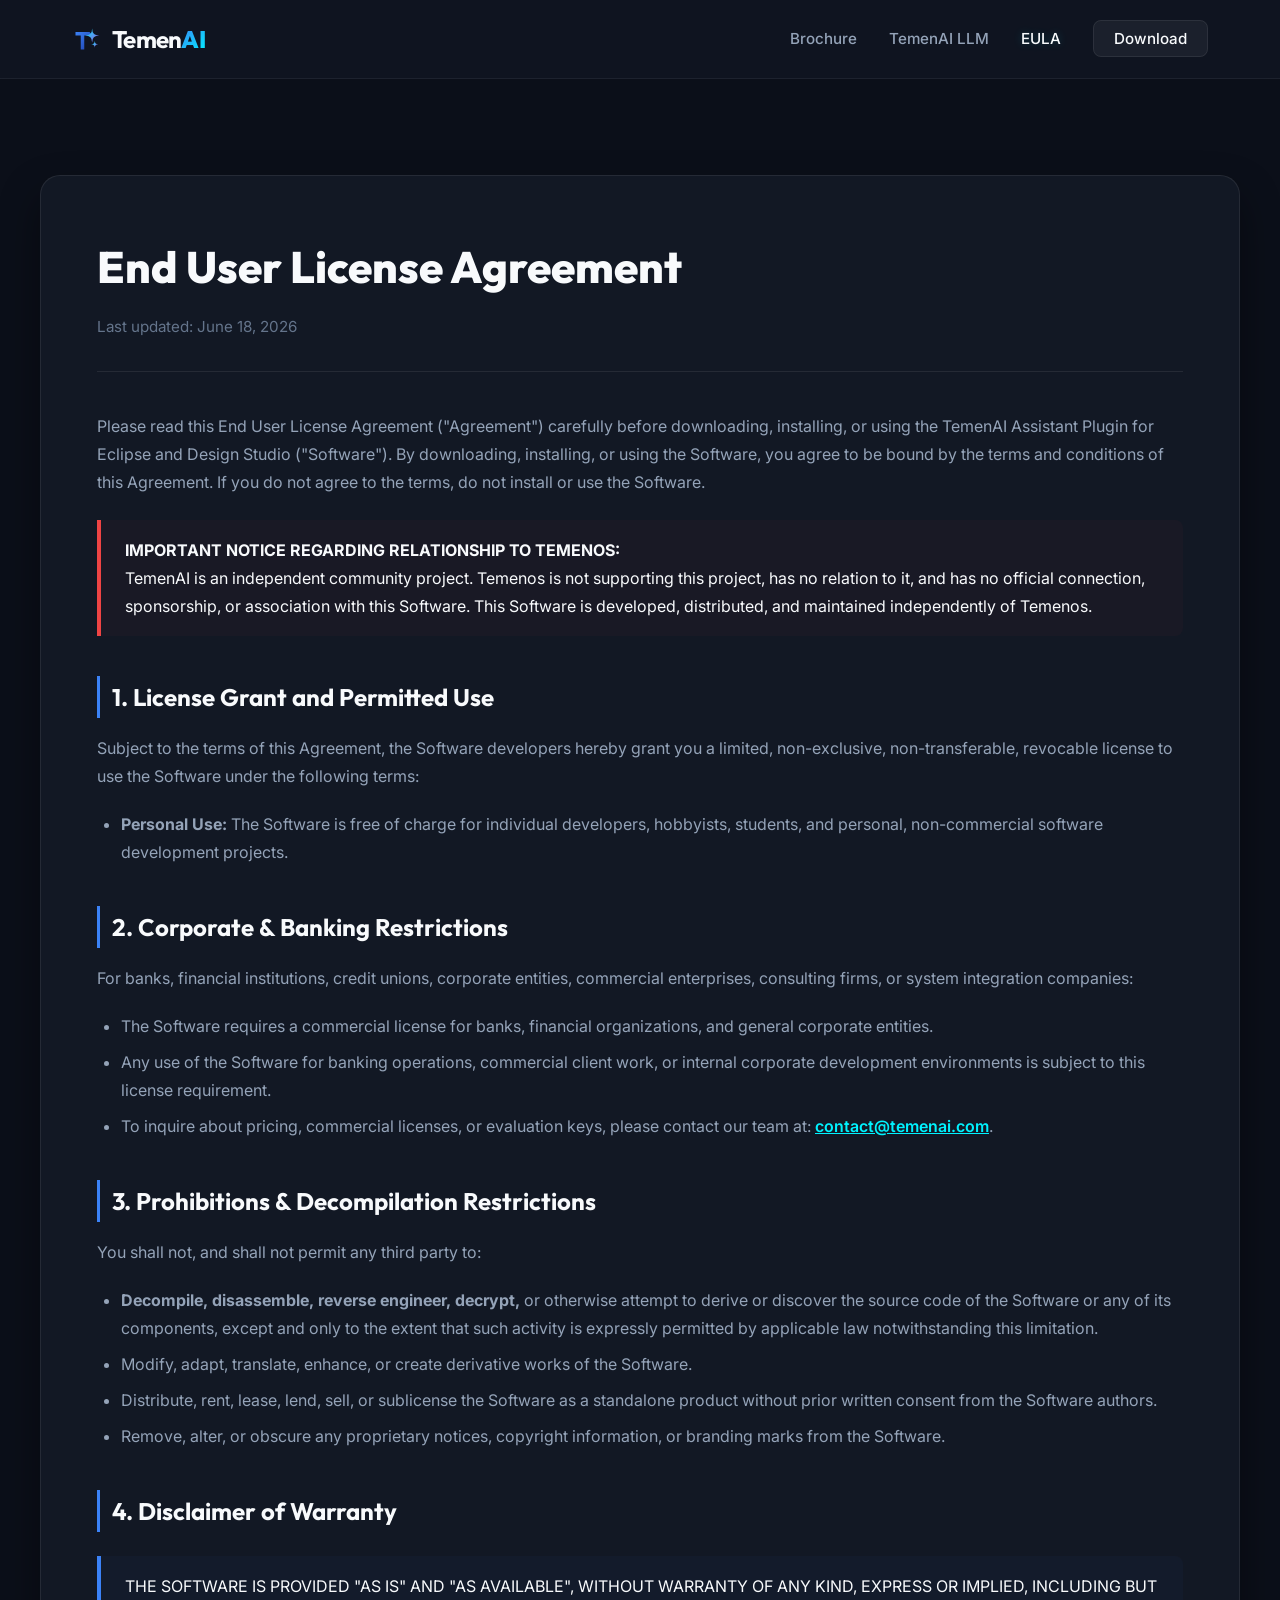
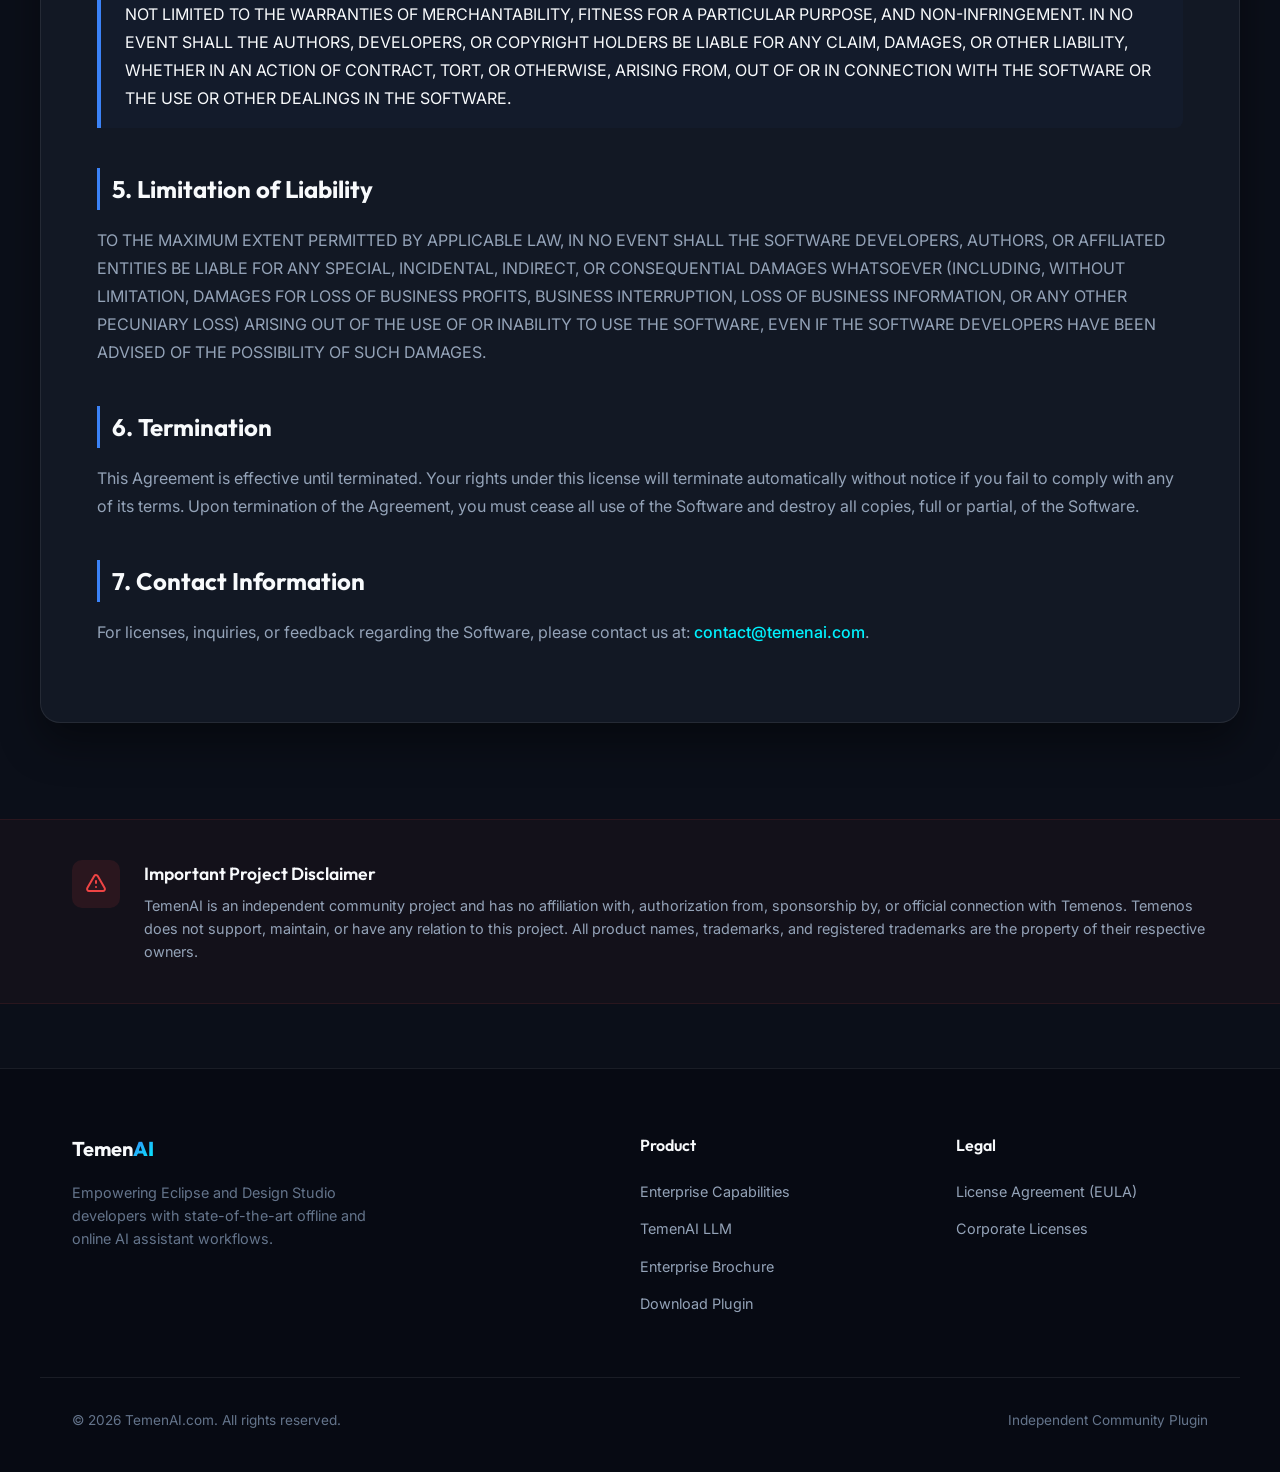
<file: eula.html>
<!DOCTYPE html>
<html lang="en">

<head>
  <meta charset="UTF-8">
  <meta name="viewport" content="width=device-width, initial-scale=1.0">
  <title>End User License Agreement (EULA) — TemenAI</title>
  <meta name="description"
    content="Read the End User License Agreement (EULA) for TemenAI. Learn about licensing rules, restrictions on decompiling, corporate requirements, and warranties.">
  <link rel="icon" type="image/svg+xml" href="favicon.svg">
  <link rel="stylesheet" href="styles.css">
</head>

<body>

  <!-- Ambient glowing background shapes -->
  <div class="bg-ambient-glow"></div>

  <!-- Header & Navigation -->
  <header>
    <div class="navbar">
      <a href="index.html" class="logo">
        <svg viewBox="0 0 32 32">
          <defs>
            <linearGradient id="t-grad" x1="0%" y1="0%" x2="100%" y2="100%">
              <stop offset="0%" stop-color="#3b82f6" />
              <stop offset="100%" stop-color="#1e40af" />
            </linearGradient>
            <linearGradient id="ai-grad" x1="0%" y1="0%" x2="100%" y2="100%">
              <stop offset="0%" stop-color="#00f2fe" />
              <stop offset="100%" stop-color="#9d4edd" />
            </linearGradient>
          </defs>
          <path d="M4 8 h16 l2 2 v2 h-8 v16 h-4 v-16 h-6 z" fill="url(#t-grad)" />
          <path class="ai-sparkle" d="M23 4 Q23 12 31 12 Q23 12 23 20 Q23 12 15 12 Q23 12 23 4 Z"
            fill="url(#ai-grad)" />
          <path class="ai-sparkle-small" d="M26 18 Q26 22 30 22 Q26 22 26 26 Q26 22 22 22 Q26 22 26 18 Z"
            fill="url(#ai-grad)" />
        </svg>
        <span class="logo-brand">Temen<span class="logo-ai">AI</span></span>
      </a>

      <button class="menu-toggle" id="mobile-menu-btn" aria-label="Toggle Navigation">
        <span></span>
        <span></span>
        <span></span>
      </button>

      <ul class="nav-links" id="nav-links">
        <li><a href="brochure.html">Brochure</a></li>
        <li><a href="index.html#llm-announcement">TemenAI LLM</a></li>
        <li><a href="eula.html" class="active">EULA</a></li>
        <li><a href="download.html" class="nav-btn">Download</a></li>
      </ul>
    </div>
  </header>

  <!-- EULA Content Section -->
  <main class="container legal-page">
    <div class="legal-card">
      <div class="legal-header">
        <h1>End User License Agreement</h1>
        <p>Last updated: June 18, 2026</p>
      </div>

      <div class="legal-body">
        <p>
          Please read this End User License Agreement ("Agreement") carefully before downloading, installing, or using
          the TemenAI Assistant Plugin for Eclipse and Design Studio ("Software"). By downloading, installing, or using
          the Software, you agree to be bound by the terms and conditions of this Agreement. If you do not agree to the
          terms, do not install or use the Software.
        </p>

        <blockquote class="danger-alert">
          <strong>IMPORTANT NOTICE REGARDING RELATIONSHIP TO TEMENOS:</strong><br>
          TemenAI is an independent community project. Temenos is not supporting this project, has no relation to it,
          and has no official connection, sponsorship, or association with this Software. This Software is developed,
          distributed, and maintained independently of Temenos.
        </blockquote>

        <h2>1. License Grant and Permitted Use</h2>
        <p>
          Subject to the terms of this Agreement, the Software developers hereby grant you a limited, non-exclusive,
          non-transferable, revocable license to use the Software under the following terms:
        </p>
        <ul>
          <li>
            <strong>Personal Use:</strong> The Software is free of charge for individual developers, hobbyists,
            students, and personal, non-commercial software development projects.
          </li>
        </ul>

        <h2 id="corporate-licensing">2. Corporate & Banking Restrictions</h2>
        <p>
          For banks, financial institutions, credit unions, corporate entities, commercial enterprises, consulting
          firms, or system integration companies:
        </p>
        <ul>
          <li>
            The Software requires a commercial license for banks, financial organizations, and general corporate
            entities.
          </li>
          <li>
            Any use of the Software for banking operations, commercial client work, or internal corporate development
            environments is subject to this license requirement.
          </li>
          <li>
            To inquire about pricing, commercial licenses, or evaluation keys, please contact our team at:
            <a href="mailto:contact@temenai.com"
              style="color: var(--accent); text-decoration: underline; font-weight: 600;">contact@temenai.com</a>.
          </li>
        </ul>

        <h2>3. Prohibitions & Decompilation Restrictions</h2>
        <p>
          You shall not, and shall not permit any third party to:
        </p>
        <ul>
          <li>
            <strong>Decompile, disassemble, reverse engineer, decrypt,</strong> or otherwise attempt to derive or
            discover the source code of the Software or any of its components, except and only to the extent that such
            activity is expressly permitted by applicable law notwithstanding this limitation.
          </li>
          <li>
            Modify, adapt, translate, enhance, or create derivative works of the Software.
          </li>
          <li>
            Distribute, rent, lease, lend, sell, or sublicense the Software as a standalone product without prior
            written consent from the Software authors.
          </li>
          <li>
            Remove, alter, or obscure any proprietary notices, copyright information, or branding marks from the
            Software.
          </li>
        </ul>

        <h2>4. Disclaimer of Warranty</h2>
        <blockquote>
          THE SOFTWARE IS PROVIDED "AS IS" AND "AS AVAILABLE", WITHOUT WARRANTY OF ANY KIND, EXPRESS OR IMPLIED,
          INCLUDING BUT NOT LIMITED TO THE WARRANTIES OF MERCHANTABILITY, FITNESS FOR A PARTICULAR PURPOSE, AND
          NON-INFRINGEMENT. IN NO EVENT SHALL THE AUTHORS, DEVELOPERS, OR COPYRIGHT HOLDERS BE LIABLE FOR ANY CLAIM,
          DAMAGES, OR OTHER LIABILITY, WHETHER IN AN ACTION OF CONTRACT, TORT, OR OTHERWISE, ARISING FROM, OUT OF OR IN
          CONNECTION WITH THE SOFTWARE OR THE USE OR OTHER DEALINGS IN THE SOFTWARE.
        </blockquote>

        <h2>5. Limitation of Liability</h2>
        <p>
          TO THE MAXIMUM EXTENT PERMITTED BY APPLICABLE LAW, IN NO EVENT SHALL THE SOFTWARE DEVELOPERS, AUTHORS, OR
          AFFILIATED ENTITIES BE LIABLE FOR ANY SPECIAL, INCIDENTAL, INDIRECT, OR CONSEQUENTIAL DAMAGES WHATSOEVER
          (INCLUDING, WITHOUT LIMITATION, DAMAGES FOR LOSS OF BUSINESS PROFITS, BUSINESS INTERRUPTION, LOSS OF BUSINESS
          INFORMATION, OR ANY OTHER PECUNIARY LOSS) ARISING OUT OF THE USE OF OR INABILITY TO USE THE SOFTWARE, EVEN IF
          THE SOFTWARE DEVELOPERS HAVE BEEN ADVISED OF THE POSSIBILITY OF SUCH DAMAGES.
        </p>

        <h2>6. Termination</h2>
        <p>
          This Agreement is effective until terminated. Your rights under this license will terminate automatically
          without notice if you fail to comply with any of its terms. Upon termination of the Agreement, you must cease
          all use of the Software and destroy all copies, full or partial, of the Software.
        </p>

        <h2>7. Contact Information</h2>
        <p>
          For licenses, inquiries, or feedback regarding the Software, please contact us at: <a
            href="mailto:contact@temenai.com" style="color: var(--accent); font-weight: 500;">contact@temenai.com</a>.
        </p>
      </div>
    </div>
  </main>

  <!-- Legal Disclaimer Banner -->
  <section class="disclaimer-section">
    <div class="container disclaimer-wrapper">
      <div class="disclaimer-icon">
        <svg width="24" height="24" fill="none" stroke="currentColor" stroke-width="2" viewBox="0 0 24 24">
          <path stroke-linecap="round" stroke-linejoin="round"
            d="M12 9v2m0 4h.01m-6.938 4h13.856c1.54 0 2.502-1.667 1.732-3L13.732 4c-.77-1.333-2.694-1.333-3.464 0L3.34 16c-.77 1.333.192 3 1.732 3z" />
        </svg>
      </div>
      <div class="disclaimer-content">
        <h4>Important Project Disclaimer</h4>
        <p>
          TemenAI is an independent community project and has no affiliation with, authorization from, sponsorship by,
          or official connection with Temenos. Temenos does not support, maintain, or have any relation to this project.
          All product names, trademarks, and registered trademarks are the property of their respective owners.
        </p>
      </div>
    </div>
  </section>

  <!-- Footer -->
  <footer>
    <div class="container footer-grid">
      <div class="footer-brand">
        <h3>Temen<span class="logo-ai">AI</span></h3>
        <p>Empowering Eclipse and Design Studio developers with state-of-the-art offline and online AI assistant
          workflows.</p>
      </div>
      <div class="footer-links">
        <h4>Product</h4>
        <ul>
          <li><a href="index.html#features">Enterprise Capabilities</a></li>
          <li><a href="index.html#llm-announcement">TemenAI LLM</a></li>
          <li><a href="brochure.html">Enterprise Brochure</a></li>
          <li><a href="download.html">Download Plugin</a></li>
        </ul>
      </div>
      <div class="footer-links">
        <h4>Legal</h4>
        <ul>
          <li><a href="eula.html">License Agreement (EULA)</a></li>
          <li><a href="eula.html#corporate-licensing">Corporate Licenses</a></li>
        </ul>
      </div>
    </div>

    <div class="container footer-bottom">
      <p>&copy; 2026 TemenAI.com. All rights reserved.</p>
      <div class="footer-legal-links">
        <span style="color: var(--text-muted);">Independent Community Plugin</span>
      </div>
    </div>
  </footer>

  <!-- Script for navbar hamburger toggle on mobile -->
  <script>
    const mobileMenuBtn = document.getElementById('mobile-menu-btn');
    const navLinks = document.getElementById('nav-links');

    if (mobileMenuBtn && navLinks) {
      mobileMenuBtn.addEventListener('click', () => {
        navLinks.classList.toggle('active');
        mobileMenuBtn.classList.toggle('open');
      });
    }
  </script>
</body>

</html>
</file>
<file: styles.css>
@import url('https://fonts.googleapis.com/css2?family=Inter:wght@300;400;500;600;700&family=Outfit:wght@400;500;600;700;800&display=swap');

/* --- CSS Variables & Design Tokens --- */
:root {
  --font-headings: 'Outfit', -apple-system, BlinkMacSystemFont, "Segoe UI", Roboto, sans-serif;
  --font-body: 'Inter', -apple-system, BlinkMacSystemFont, "Segoe UI", Roboto, sans-serif;

  /* Colors */
  --bg-darkest: #070a13;
  --bg-base: #0b0f19;
  --bg-surface: #121824;
  --bg-surface-light: #1c2536;

  --primary: #3b82f6;
  --primary-rgb: 59, 130, 246;
  --primary-hover: #2563eb;

  --accent: #00f2fe;
  --accent-rgb: 0, 242, 254;
  --accent-purple: #9d4edd;
  --accent-gold: #f59e0b;
  --accent-gold-rgb: 245, 158, 11;

  --text-primary: #f8fafc;
  --text-secondary: #94a3b8;
  --text-muted: #64748b;

  --border-color: rgba(255, 255, 255, 0.08);
  --border-color-hover: rgba(255, 255, 255, 0.16);
  --glass-bg: rgba(18, 24, 36, 0.7);
  --glass-border: rgba(255, 255, 255, 0.06);

  /* Transitions */
  --transition-fast: 0.2s cubic-bezier(0.4, 0, 0.2, 1);
  --transition-normal: 0.3s cubic-bezier(0.4, 0, 0.2, 1);
  --transition-slow: 0.5s cubic-bezier(0.4, 0, 0.2, 1);
}

/* --- Base Reset & Setup --- */
* {
  box-sizing: border-box;
  margin: 0;
  padding: 0;
}

html {
  scroll-behavior: smooth;
  background-color: var(--bg-darkest);
}

body {
  font-family: var(--font-body);
  background-color: var(--bg-base);
  color: var(--text-primary);
  line-height: 1.6;
  -webkit-font-smoothing: antialiased;
  overflow-x: hidden;
}

a {
  color: inherit;
  text-decoration: none;
  transition: color var(--transition-fast);
}

/* --- Selection Color --- */
::selection {
  background-color: rgba(59, 130, 246, 0.3);
  color: var(--accent);
}

/* --- Custom Scrollbar --- */
::-webkit-scrollbar {
  width: 8px;
}

::-webkit-scrollbar-track {
  background: var(--bg-darkest);
}

::-webkit-scrollbar-thumb {
  background: var(--bg-surface-light);
  border-radius: 4px;
}

::-webkit-scrollbar-thumb:hover {
  background: var(--primary);
}

/* --- Background Grid & Lighting Effects --- */
.bg-ambient-glow {
  position: fixed;
  top: 0;
  left: 0;
  right: 0;
  bottom: 0;
  z-index: -2;
  overflow: hidden;
  pointer-events: none;
}

.bg-ambient-glow::before {
  content: '';
  position: absolute;
  top: -10%;
  left: -10%;
  width: 120%;
  height: 60%;
  background: radial-gradient(circle at 50% 0%, rgba(59, 130, 246, 0.12), rgba(0, 242, 254, 0.05), transparent 70%);
  filter: blur(80px);
}

.bg-ambient-glow::after {
  content: '';
  position: absolute;
  bottom: -10%;
  right: -10%;
  width: 80%;
  height: 60%;
  background: radial-gradient(circle at 100% 100%, rgba(157, 78, 221, 0.08), transparent 60%);
  filter: blur(80px);
}

/* --- Header / Navigation --- */
header {
  position: sticky;
  top: 0;
  width: 100%;
  background: var(--glass-bg);
  backdrop-filter: blur(12px);
  -webkit-backdrop-filter: blur(12px);
  border-bottom: 1px solid var(--glass-border);
  z-index: 100;
  transition: padding var(--transition-normal);
}

.navbar {
  max-width: 1200px;
  margin: 0 auto;
  padding: 1.25rem 2rem;
  display: flex;
  justify-content: space-between;
  align-items: center;
}

.logo {
  display: flex;
  align-items: center;
  gap: 0.75rem;
  text-decoration: none;
}

.logo-brand {
  font-family: var(--font-headings);
  font-weight: 700;
  font-size: 1.5rem;
  color: var(--text-primary);
  letter-spacing: -0.03em;
  transition: color var(--transition-fast);
}

.logo-ai {
  background: linear-gradient(135deg, var(--primary) 0%, var(--accent) 100%);
  -webkit-background-clip: text;
  -webkit-text-fill-color: transparent;
  font-weight: 800;
}

.logo svg {
  width: 28px;
  height: 28px;
  flex-shrink: 0;
  transition: transform var(--transition-normal);
}

.logo:hover svg {
  transform: translateY(-1px);
}

.logo .ai-sparkle {
  transform-origin: 23px 12px;
  transition: transform var(--transition-slow) cubic-bezier(0.34, 1.56, 0.64, 1), filter var(--transition-slow);
}

.logo .ai-sparkle-small {
  transform-origin: 26px 22px;
  transition: transform var(--transition-slow) cubic-bezier(0.34, 1.56, 0.64, 1), filter var(--transition-slow);
}

.logo:hover .ai-sparkle {
  transform: scale(1.15) rotate(15deg);
  filter: drop-shadow(0 0 5px rgba(0, 242, 254, 0.6));
}

.logo:hover .ai-sparkle-small {
  transform: scale(1.2) rotate(-10deg);
  filter: drop-shadow(0 0 4px rgba(0, 242, 254, 0.5));
}

.nav-links {
  display: flex;
  gap: 2rem;
  align-items: center;
  list-style: none;
}

.nav-links a {
  font-size: 0.95rem;
  font-weight: 500;
  color: var(--text-secondary);
}

.nav-links a:hover,
.nav-links a.active {
  color: var(--text-primary);
  text-shadow: 0 0 10px rgba(0, 242, 254, 0.2);
}

.nav-btn {
  background: rgba(255, 255, 255, 0.05);
  border: 1px solid var(--border-color);
  padding: 0.5rem 1.25rem;
  border-radius: 8px;
  font-weight: 600;
  color: var(--text-primary) !important;
  transition: all var(--transition-fast);
}

.nav-btn:hover {
  background: rgba(255, 255, 255, 0.1);
  border-color: var(--accent);
  box-shadow: 0 0 15px rgba(0, 242, 254, 0.15);
}

/* Mobile Menu Toggle button */
.menu-toggle {
  display: none;
  background: none;
  border: none;
  cursor: pointer;
  padding: 0.5rem;
}

.menu-toggle span {
  display: block;
  width: 25px;
  height: 2px;
  background-color: var(--text-primary);
  margin: 5px 0;
  transition: 0.3s;
}

/* --- Container Utility --- */
.container {
  max-width: 1200px;
  margin: 0 auto;
  padding: 0 2rem;
}

/* --- Hero Section --- */
.hero {
  padding: 8rem 0 5rem 0;
  text-align: center;
  position: relative;
}

.badge {
  display: inline-flex;
  align-items: center;
  gap: 0.5rem;
  background: rgba(59, 130, 246, 0.1);
  border: 1px solid rgba(59, 130, 246, 0.3);
  color: var(--accent);
  padding: 0.35rem 1rem;
  border-radius: 100px;
  font-size: 0.85rem;
  font-weight: 600;
  margin-bottom: 2rem;
  letter-spacing: 0.05em;
  text-transform: uppercase;
}

.hero h1 {
  font-family: var(--font-headings);
  font-size: 4rem;
  font-weight: 800;
  line-height: 1.15;
  letter-spacing: -0.03em;
  margin-bottom: 1.5rem;
  background: linear-gradient(180deg, #ffffff 40%, var(--text-secondary) 100%);
  -webkit-background-clip: text;
  -webkit-text-fill-color: transparent;
}

.hero h1 span {
  background: linear-gradient(135deg, var(--primary) 0%, var(--accent) 100%);
  -webkit-background-clip: text;
  -webkit-text-fill-color: transparent;
}

.hero-subtitle {
  font-size: 1.25rem;
  color: var(--text-secondary);
  max-width: 700px;
  margin: 0 auto 3rem auto;
}

.hero-actions {
  display: flex;
  gap: 1.25rem;
  justify-content: center;
  margin-bottom: 4rem;
}

/* --- Buttons --- */
.btn {
  display: inline-flex;
  align-items: center;
  justify-content: center;
  gap: 0.75rem;
  padding: 0.85rem 2rem;
  border-radius: 10px;
  font-weight: 600;
  font-size: 1rem;
  cursor: pointer;
  transition: all var(--transition-normal);
  font-family: var(--font-body);
}

.btn-primary {
  background: linear-gradient(135deg, var(--primary) 0%, var(--primary-hover) 100%);
  color: white;
  border: none;
  box-shadow: 0 4px 20px rgba(59, 130, 246, 0.35);
  position: relative;
  overflow: hidden;
}

.btn-primary::after {
  content: '';
  position: absolute;
  top: 0;
  left: -100%;
  width: 100%;
  height: 100%;
  background: linear-gradient(90deg, transparent, rgba(255, 255, 255, 0.2), transparent);
  transition: 0.5s;
}

.btn-primary:hover::after {
  left: 100%;
}

.btn-primary:hover {
  transform: translateY(-2px);
  box-shadow: 0 6px 25px rgba(59, 130, 246, 0.5), 0 0 15px rgba(0, 242, 254, 0.2);
}

.btn-secondary {
  background: rgba(255, 255, 255, 0.03);
  border: 1px solid var(--border-color);
  color: var(--text-primary);
}

.btn-secondary:hover {
  background: rgba(255, 255, 255, 0.08);
  border-color: var(--border-color-hover);
  transform: translateY(-2px);
}

/* --- Hero Mockup / Showroom --- */
.showroom {
  position: relative;
  max-width: 1000px;
  margin: 0 auto;
}

.showroom::before {
  content: '';
  position: absolute;
  top: -10%;
  left: 10%;
  right: 10%;
  height: 120%;
  background: radial-gradient(circle, rgba(59, 130, 246, 0.15), transparent 70%);
  z-index: -1;
}

.mockup-window {
  background: var(--bg-surface);
  border: 1px solid var(--glass-border);
  border-radius: 16px;
  box-shadow: 0 25px 50px -12px rgba(0, 0, 0, 0.5), 0 0 40px rgba(59, 130, 246, 0.1);
  overflow: hidden;
  backdrop-filter: blur(10px);
}

.mockup-header {
  background: var(--bg-darkest);
  padding: 0.85rem 1.25rem;
  display: flex;
  align-items: center;
  border-bottom: 1px solid var(--border-color);
}

.mockup-dots {
  display: flex;
  gap: 6px;
}

.mockup-dots span {
  width: 10px;
  height: 10px;
  border-radius: 50%;
  display: inline-block;
}

.dot-red {
  background: #ef4444;
}

.dot-yellow {
  background: #eab308;
}

.dot-green {
  background: #22c55e;
}

.mockup-title {
  margin-left: 1.5rem;
  font-family: monospace;
  font-size: 0.8rem;
  color: var(--text-muted);
}

.mockup-content {
  padding: 2.5rem;
  text-align: left;
}

/* Editor Mockup Details */
.code-mockup {
  font-family: 'Consolas', 'Fira Code', Courier, monospace;
  font-size: 0.9rem;
  color: #c9d1d9;
}

.code-line {
  margin-bottom: 0.35rem;
}

.c-kw {
  color: #ff7b72;
}

/* keyword */
.c-fn {
  color: #d2a6ff;
}

/* function */
.c-st {
  color: #a5d6ff;
}

/* string */
.c-cm {
  color: #8b949e;
}

/* comment */
.c-ai {
  color: var(--accent);
  background: rgba(0, 242, 254, 0.08);
  border-left: 2px solid var(--accent);
  padding-left: 4px;
  animation: typing 1.5s steps(30, end) infinite alternate;
}

/* --- Features Section --- */
.features {
  padding: 6rem 0;
  position: relative;
}

.section-header {
  text-align: center;
  margin-bottom: 4rem;
}

.section-header h2 {
  font-family: var(--font-headings);
  font-size: 2.5rem;
  font-weight: 700;
  letter-spacing: -0.02em;
  margin-bottom: 1rem;
}

.section-header p {
  color: var(--text-secondary);
  font-size: 1.1rem;
  max-width: 600px;
  margin: 0 auto;
}

.feature-grid {
  display: grid;
  grid-template-columns: repeat(auto-fit, minmax(320px, 1fr));
  gap: 2rem;
}

.feature-card {
  background: var(--bg-surface);
  border: 1px solid var(--border-color);
  border-radius: 16px;
  padding: 2.5rem;
  transition: all var(--transition-normal);
  position: relative;
  overflow: hidden;
}

.feature-card::before {
  content: '';
  position: absolute;
  top: 0;
  left: 0;
  width: 100%;
  height: 100%;
  background: linear-gradient(135deg, rgba(59, 130, 246, 0.05) 0%, transparent 100%);
  opacity: 0;
  transition: opacity var(--transition-normal);
}

.feature-card:hover::before {
  opacity: 1;
}

.feature-card:hover {
  transform: translateY(-5px);
  border-color: rgba(0, 242, 254, 0.3);
  box-shadow: 0 15px 30px rgba(0, 0, 0, 0.4), 0 0 15px rgba(0, 242, 254, 0.05);
}

.feature-icon {
  width: 48px;
  height: 48px;
  border-radius: 12px;
  background: rgba(59, 130, 246, 0.1);
  border: 1px solid rgba(59, 130, 246, 0.2);
  display: flex;
  align-items: center;
  justify-content: center;
  color: var(--accent);
  margin-bottom: 1.5rem;
  font-size: 1.5rem;
}

.feature-card h3 {
  font-family: var(--font-headings);
  font-size: 1.35rem;
  font-weight: 600;
  margin-bottom: 1rem;
  color: var(--text-primary);
}

.feature-card p {
  color: var(--text-secondary);
  font-size: 0.95rem;
  line-height: 1.6;
}

/* --- Announcement / LLM Showcase --- */
.announcement-section {
  padding: 5rem 0;
  position: relative;
}

.announcement-box {
  background: linear-gradient(135deg, rgba(18, 24, 36, 0.9) 0%, rgba(11, 15, 25, 0.95) 100%);
  border: 1px solid rgba(245, 158, 11, 0.2);
  border-radius: 24px;
  padding: 4rem 3rem;
  position: relative;
  overflow: hidden;
  box-shadow: 0 20px 40px rgba(0, 0, 0, 0.5), 0 0 30px rgba(245, 158, 11, 0.08);
}

.announcement-box::after {
  content: '';
  position: absolute;
  top: -20%;
  right: -10%;
  width: 300px;
  height: 300px;
  background: radial-gradient(circle, rgba(245, 158, 11, 0.15) 0%, transparent 70%);
  filter: blur(40px);
  z-index: 0;
  pointer-events: none;
}

.announcement-badge {
  display: inline-flex;
  align-items: center;
  gap: 0.5rem;
  background: rgba(245, 158, 11, 0.1);
  border: 1px solid rgba(245, 158, 11, 0.3);
  color: var(--accent-gold);
  padding: 0.35rem 1rem;
  border-radius: 100px;
  font-size: 0.8rem;
  font-weight: 700;
  margin-bottom: 1.5rem;
  text-transform: uppercase;
  letter-spacing: 0.05em;
  position: relative;
  z-index: 1;
}

.announcement-box h2 {
  font-family: var(--font-headings);
  font-size: 2.5rem;
  font-weight: 800;
  margin-bottom: 1.5rem;
  position: relative;
  z-index: 1;
  background: linear-gradient(135deg, #ffffff 40%, var(--accent-gold) 100%);
  -webkit-background-clip: text;
  -webkit-text-fill-color: transparent;
}

.announcement-box p {
  color: var(--text-secondary);
  font-size: 1.1rem;
  max-width: 700px;
  margin-bottom: 2rem;
  position: relative;
  z-index: 1;
  line-height: 1.7;
}

.announcement-features {
  display: flex;
  gap: 2rem;
  margin-top: 2rem;
  flex-wrap: wrap;
  position: relative;
  z-index: 1;
}

.announcement-feat-item {
  display: flex;
  align-items: center;
  gap: 0.75rem;
  font-size: 0.95rem;
  color: var(--text-primary);
  background: rgba(255, 255, 255, 0.03);
  padding: 0.6rem 1.2rem;
  border-radius: 8px;
  border: 1px solid var(--border-color);
}

.announcement-feat-item svg {
  color: var(--accent-gold);
  flex-shrink: 0;
}

/* --- Info Section / Legal Disclaimer --- */
.disclaimer-section {
  background: rgba(239, 68, 68, 0.03);
  border-top: 1px solid rgba(239, 68, 68, 0.1);
  border-bottom: 1px solid rgba(239, 68, 68, 0.1);
  padding: 2.5rem 0;
}

.disclaimer-wrapper {
  display: flex;
  align-items: flex-start;
  gap: 1.5rem;
}

.disclaimer-icon {
  background: rgba(239, 68, 68, 0.1);
  color: #ef4444;
  width: 48px;
  height: 48px;
  border-radius: 10px;
  display: flex;
  align-items: center;
  justify-content: center;
  font-size: 1.5rem;
  flex-shrink: 0;
}

.disclaimer-content h4 {
  font-family: var(--font-headings);
  font-weight: 600;
  font-size: 1.1rem;
  color: var(--text-primary);
  margin-bottom: 0.35rem;
}

.disclaimer-content p {
  color: var(--text-secondary);
  font-size: 0.9rem;
  line-height: 1.6;
}

/* --- Footer --- */
footer {
  background: var(--bg-darkest);
  border-top: 1px solid var(--border-color);
  padding: 4rem 0 2.5rem 0;
  margin-top: 4rem;
}

.footer-grid {
  display: grid;
  grid-template-columns: 2fr 1fr 1fr;
  gap: 4rem;
  margin-bottom: 3rem;
}

.footer-brand h3 {
  font-family: var(--font-headings);
  font-weight: 700;
  font-size: 1.25rem;
  margin-bottom: 1rem;
}

.footer-brand p {
  color: var(--text-muted);
  font-size: 0.9rem;
  line-height: 1.6;
  max-width: 320px;
}

.footer-links h4 {
  font-family: var(--font-headings);
  font-weight: 600;
  font-size: 1rem;
  margin-bottom: 1.25rem;
  color: var(--text-primary);
}

.footer-links ul {
  list-style: none;
}

.footer-links li {
  margin-bottom: 0.75rem;
}

.footer-links a {
  color: var(--text-secondary);
  font-size: 0.9rem;
}

.footer-links a:hover {
  color: var(--accent);
}

.footer-bottom {
  border-top: 1px solid var(--border-color);
  padding-top: 2rem;
  display: flex;
  justify-content: space-between;
  align-items: center;
  flex-wrap: wrap;
  gap: 1.5rem;
}

.footer-bottom p {
  font-size: 0.85rem;
  color: var(--text-muted);
}

.footer-legal-links {
  display: flex;
  gap: 1.5rem;
  font-size: 0.85rem;
  color: var(--text-muted);
}

.footer-legal-links a:hover {
  color: var(--text-primary);
}

/* --- EULA & Legal Document Styling --- */
.legal-page {
  padding: 6rem 0;
}

.legal-card {
  background: var(--bg-surface);
  border: 1px solid var(--border-color);
  border-radius: 20px;
  padding: 3.5rem;
  box-shadow: 0 20px 40px rgba(0, 0, 0, 0.4);
}

.legal-header {
  border-bottom: 1px solid var(--border-color);
  padding-bottom: 2rem;
  margin-bottom: 2.5rem;
}

.legal-header h1 {
  font-family: var(--font-headings);
  font-size: 2.75rem;
  font-weight: 800;
  margin-bottom: 0.75rem;
}

.legal-header p {
  color: var(--text-muted);
  font-size: 0.95rem;
}

.legal-body {
  font-size: 1rem;
  color: var(--text-secondary);
  line-height: 1.75;
}

.legal-body h2 {
  font-family: var(--font-headings);
  color: var(--text-primary);
  font-size: 1.5rem;
  font-weight: 700;
  margin-top: 2.5rem;
  margin-bottom: 1rem;
  border-left: 3px solid var(--primary);
  padding-left: 0.75rem;
}

.legal-body p {
  margin-bottom: 1.25rem;
}

.legal-body ul,
.legal-body ol {
  margin-left: 1.5rem;
  margin-bottom: 1.25rem;
}

.legal-body li {
  margin-bottom: 0.5rem;
}

.legal-body blockquote {
  background: rgba(59, 130, 246, 0.03);
  border-left: 4px solid var(--primary);
  padding: 1rem 1.5rem;
  margin: 1.5rem 0;
  border-radius: 0 8px 8px 0;
  color: var(--text-primary);
}

.legal-body blockquote.danger-alert {
  background: rgba(239, 68, 68, 0.03);
  border-left-color: #ef4444;
}

/* --- Download Page Specific Styles --- */
.download-hero {
  padding: 6rem 0 3rem 0;
  text-align: center;
}

.download-hero h1 {
  font-family: var(--font-headings);
  font-size: 3rem;
  font-weight: 800;
  margin-bottom: 1rem;
}

.download-hero p {
  color: var(--text-secondary);
  max-width: 600px;
  margin: 0 auto;
}

.download-panel {
  display: grid;
  grid-template-columns: 1fr 1.5fr;
  gap: 3rem;
  margin-top: 4rem;
  margin-bottom: 6rem;
  align-items: start;
}

.download-card {
  background: linear-gradient(135deg, var(--bg-surface) 0%, rgba(18, 24, 36, 0.5) 100%);
  border: 1px solid var(--border-color);
  border-radius: 20px;
  padding: 3rem;
  text-align: center;
  box-shadow: 0 15px 30px rgba(0, 0, 0, 0.3);
}

.download-icon-big {
  font-size: 3.5rem;
  color: var(--accent);
  margin-bottom: 1.5rem;
  filter: drop-shadow(0 0 10px rgba(0, 242, 254, 0.2));
}

.download-card h3 {
  font-family: var(--font-headings);
  font-size: 1.5rem;
  margin-bottom: 0.5rem;
}

.download-meta {
  color: var(--text-muted);
  font-size: 0.85rem;
  margin-bottom: 2rem;
}

.download-card .btn {
  width: 100%;
}

.download-card .license-notice {
  font-size: 0.8rem;
  color: var(--text-muted);
  margin-top: 1.5rem;
  line-height: 1.4;
}

.download-card .license-notice a {
  color: var(--text-secondary);
  text-decoration: underline;
}

.requirements-box {
  margin-top: 2.25rem;
  padding-top: 1.75rem;
  border-top: 1px solid var(--border-color);
  text-align: left;
}

.requirements-box h4 {
  font-family: var(--font-headings);
  font-size: 0.95rem;
  margin-bottom: 0.75rem;
  color: var(--text-primary);
  display: flex;
  align-items: center;
  gap: 0.5rem;
}

.requirements-box h4 svg {
  color: var(--accent);
  flex-shrink: 0;
}

.requirements-list {
  list-style: none;
  font-size: 0.85rem;
  color: var(--text-secondary);
  line-height: 1.5;
  padding: 0;
  margin: 0;
}

.requirements-list li {
  margin-bottom: 0.5rem;
  display: flex;
  align-items: flex-start;
  gap: 0.5rem;
}

.requirements-list li:last-child {
  margin-bottom: 0;
}

.requirements-list li::before {
  content: "•";
  color: var(--accent);
  font-weight: bold;
}

.instructions-card {
  background: var(--bg-surface);
  border: 1px solid var(--border-color);
  border-radius: 20px;
  padding: 3rem;
}

.instructions-card h2 {
  font-family: var(--font-headings);
  font-size: 1.75rem;
  margin-bottom: 2rem;
}

/* Timeline Layout for installation steps */
.timeline {
  position: relative;
  padding-left: 2.5rem;
}

.timeline::before {
  content: '';
  position: absolute;
  left: 11px;
  top: 8px;
  bottom: 8px;
  width: 2px;
  background: var(--border-color);
}

.timeline-step {
  position: relative;
  margin-bottom: 2.5rem;
}

.timeline-step:last-child {
  margin-bottom: 0;
}

.step-number {
  position: absolute;
  left: -2.5rem;
  width: 24px;
  height: 24px;
  background: var(--bg-base);
  border: 2px solid var(--primary);
  color: var(--text-primary);
  font-size: 0.8rem;
  font-weight: 700;
  border-radius: 50%;
  display: flex;
  align-items: center;
  justify-content: center;
  transition: all var(--transition-fast);
}

.timeline-step:hover .step-number {
  border-color: var(--accent);
  box-shadow: 0 0 10px rgba(0, 242, 254, 0.4);
}

.step-title {
  font-family: var(--font-headings);
  font-weight: 600;
  font-size: 1.1rem;
  color: var(--text-primary);
  margin-bottom: 0.5rem;
}

.step-desc {
  color: var(--text-secondary);
  font-size: 0.95rem;
}

.code-inline {
  background: var(--bg-darkest);
  border: 1px solid var(--border-color);
  padding: 0.2rem 0.5rem;
  border-radius: 4px;
  font-family: monospace;
  font-size: 0.85rem;
  color: var(--accent);
}

/* --- Animations --- */
@keyframes typing {
  from {
    border-color: transparent
  }

  to {
    border-color: var(--accent)
  }
}

/* --- Datacenter Security Architecture Section --- */
.security-section {
  padding: 6rem 0;
  position: relative;
}

.arch-container {
  background: var(--bg-surface);
  border: 1px solid var(--border-color);
  border-radius: 24px;
  padding: 4.5rem 3rem;
  margin-top: 3rem;
  box-shadow: 0 20px 45px rgba(0, 0, 0, 0.4), 0 0 30px rgba(59, 130, 246, 0.05);
  position: relative;
  overflow: hidden;
}

.arch-flow {
  display: flex;
  justify-content: space-between;
  align-items: center;
  max-width: 950px;
  margin: 3.5rem auto;
  position: relative;
  gap: 1rem;
}

.arch-node {
  background: rgba(255, 255, 255, 0.02);
  border: 1px solid var(--border-color);
  border-radius: 16px;
  padding: 2.25rem 1.75rem;
  width: 280px;
  text-align: center;
  position: relative;
  transition: all var(--transition-normal);
  backdrop-filter: blur(12px);
  -webkit-backdrop-filter: blur(12px);
}

.arch-node:hover {
  transform: translateY(-5px);
  border-color: var(--accent);
  box-shadow: 0 12px 30px rgba(0, 242, 254, 0.15);
}

.arch-node.server-node {
  border-color: rgba(0, 242, 254, 0.3);
  background: linear-gradient(180deg, rgba(255, 255, 255, 0.02) 0%, rgba(0, 242, 254, 0.03) 100%);
  box-shadow: 0 0 30px rgba(0, 242, 254, 0.05);
}

.arch-node.server-node:hover {
  border-color: var(--accent);
  box-shadow: 0 0 35px rgba(0, 242, 254, 0.25);
}

.arch-icon {
  width: 60px;
  height: 60px;
  margin: 0 auto 1.5rem auto;
  border-radius: 14px;
  background: rgba(59, 130, 246, 0.08);
  border: 1px solid rgba(59, 130, 246, 0.2);
  display: flex;
  align-items: center;
  justify-content: center;
  color: var(--primary);
  font-size: 1.8rem;
  transition: all var(--transition-normal);
}

.arch-node:hover .arch-icon {
  background: rgba(0, 242, 254, 0.12);
  border-color: var(--accent);
  color: var(--accent);
  transform: scale(1.05);
  box-shadow: 0 0 15px rgba(0, 242, 254, 0.2);
}

.arch-node.server-node .arch-icon {
  color: var(--accent);
  background: rgba(0, 242, 254, 0.08);
  border-color: rgba(0, 242, 254, 0.2);
}

.arch-node h4 {
  font-family: var(--font-headings);
  font-size: 1.25rem;
  font-weight: 600;
  margin-bottom: 0.5rem;
  color: var(--text-primary);
}

.arch-node p {
  color: var(--text-secondary);
  font-size: 0.88rem;
  line-height: 1.5;
}

.arch-arrow {
  flex: 1;
  display: flex;
  flex-direction: column;
  align-items: center;
  justify-content: center;
  min-width: 70px;
  position: relative;
}

.flow-label {
  font-size: 0.7rem;
  color: var(--text-muted);
  text-transform: uppercase;
  letter-spacing: 0.08em;
  margin-bottom: 0.25rem;
  font-weight: 600;
  white-space: nowrap;
}

.flow-line-svg {
  width: 100%;
  height: 24px;
  overflow: visible;
}

.shield-node {
  background: rgba(16, 185, 129, 0.06);
  border: 1px solid rgba(16, 185, 129, 0.25);
  border-radius: 50%;
  width: 68px;
  height: 68px;
  display: flex;
  align-items: center;
  justify-content: center;
  color: #10b981;
  box-shadow: 0 0 20px rgba(16, 185, 129, 0.1);
  transition: all var(--transition-normal);
  z-index: 2;
  flex-shrink: 0;
}

.shield-node:hover {
  background: rgba(16, 185, 129, 0.12);
  border-color: #10b981;
  box-shadow: 0 0 25px rgba(16, 185, 129, 0.35);
  transform: scale(1.08);
}

.shield-node svg {
  filter: drop-shadow(0 0 5px rgba(16, 185, 129, 0.3));
}

/* Comparison Table Widget */
.comparison-container {
  margin-top: 5rem;
}

.comparison-container h3 {
  font-family: var(--font-headings);
  text-align: center;
  font-size: 1.8rem;
  margin-bottom: 2.5rem;
  font-weight: 700;
}

.comp-table-wrapper {
  background: rgba(255, 255, 255, 0.01);
  border: 1px solid var(--border-color);
  border-radius: 16px;
  overflow: hidden;
  max-width: 950px;
  margin: 0 auto;
  box-shadow: 0 10px 30px rgba(0, 0, 0, 0.2);
}

.comp-table {
  width: 100%;
  border-collapse: collapse;
}

.comp-tr {
  border-bottom: 1px solid var(--border-color);
  transition: background var(--transition-fast);
}

.comp-tr:hover:not(.header-tr) {
  background: rgba(255, 255, 255, 0.015);
}

.comp-tr:last-child {
  border-bottom: none;
}

.comp-tr.header-tr {
  background: rgba(255, 255, 255, 0.02);
  border-bottom: 2px solid var(--border-color);
}

.comp-th {
  font-family: var(--font-headings);
  font-weight: 700;
  text-align: left;
  padding: 1.25rem 1.75rem;
  font-size: 1.05rem;
  color: var(--text-primary);
}

.comp-td {
  padding: 1.25rem 1.75rem;
  font-size: 0.95rem;
  color: var(--text-secondary);
}

.comp-feature {
  font-weight: 600;
  color: var(--text-primary);
  width: 40%;
}

.comp-temen {
  color: var(--text-primary);
  background: rgba(0, 242, 254, 0.02);
  width: 30%;
  border-left: 1px solid var(--border-color);
  border-right: 1px solid var(--border-color);
}

.comp-cloud {
  color: var(--text-secondary);
  width: 30%;
}

.status-badge {
  display: inline-flex;
  align-items: center;
  gap: 0.5rem;
  font-size: 0.9rem;
  font-weight: 500;
}

.status-yes {
  color: #10b981;
}

.status-no {
  color: #ef4444;
}

/* --- Responsive Adjustments --- */
@media (max-width: 968px) {
  .arch-flow {
    flex-direction: column;
    align-items: center;
    gap: 1.5rem;
  }
  
  .arch-node {
    width: 100%;
    max-width: 350px;
  }
  
  .arch-arrow {
    transform: rotate(90deg);
    margin: 1rem 0;
    width: 60px;
    height: 40px;
    flex: none;
  }
  
  .flow-label {
    transform: rotate(-90deg);
    margin-bottom: 0;
    margin-top: -10px;
  }
  
  .comp-table-wrapper {
    overflow-x: auto;
  }
  
  .comp-table {
    min-width: 650px;
  }

  .hero h1 {
    font-size: 3rem;
  }

  .footer-grid {
    grid-template-columns: 1fr;
    gap: 2.5rem;
  }

  .download-panel {
    grid-template-columns: 1fr;
    gap: 2rem;
  }
}

@media (max-width: 768px) {
  .menu-toggle {
    display: block;
  }

  .nav-links {
    display: none;
    position: absolute;
    top: 100%;
    left: 0;
    right: 0;
    background: var(--bg-surface);
    border-bottom: 1px solid var(--border-color);
    flex-direction: column;
    padding: 2rem;
    gap: 1.5rem;
    box-shadow: 0 10px 20px rgba(0, 0, 0, 0.3);
  }

  .nav-links.active {
    display: flex;
  }

  .hero h1 {
    font-size: 2.5rem;
  }

  .hero-actions {
    flex-direction: column;
    align-items: stretch;
    padding: 0 2rem;
  }

  .btn {
    width: 100%;
  }

  .mockup-content {
    padding: 1.5rem;
  }

  .feature-grid {
    grid-template-columns: 1fr;
  }

  .announcement-box {
    padding: 2.5rem 1.5rem;
  }

  .announcement-box h2 {
    font-size: 1.8rem;
  }

  .legal-card {
    padding: 2rem 1.5rem;
  }

  .legal-header h1 {
    font-size: 2rem;
  }
}

/* --- Brochure Specific Styles --- */

.brochure-hero {
  padding: 8rem 0 4rem 0;
  text-align: center;
}

.brochure-hero h1 {
  font-family: var(--font-headings);
  font-size: 3.5rem;
  font-weight: 800;
  line-height: 1.2;
  margin-bottom: 1.5rem;
  letter-spacing: -0.03em;
}

.brochure-hero h1 span {
  background: linear-gradient(135deg, var(--accent) 0%, var(--accent-purple) 100%);
  -webkit-background-clip: text;
  -webkit-text-fill-color: transparent;
}

/* ROI Calculator Layout */
.roi-section {
  padding: 5rem 0;
  position: relative;
}

.roi-container {
  background: var(--bg-surface);
  border: 1px solid var(--border-color);
  border-radius: 24px;
  padding: 3.5rem 3rem;
  box-shadow: 0 20px 45px rgba(0, 0, 0, 0.4);
}

.roi-grid {
  display: grid;
  grid-template-columns: 1.2fr 1fr;
  gap: 4rem;
  margin-top: 3rem;
  align-items: start;
}

.calculator-controls {
  display: flex;
  flex-direction: column;
  gap: 2.25rem;
}

.slider-group {
  display: flex;
  flex-direction: column;
  gap: 0.75rem;
}

.slider-header {
  display: flex;
  justify-content: space-between;
  align-items: center;
}

.slider-label {
  font-weight: 600;
  font-size: 1rem;
  color: var(--text-primary);
}

.slider-value-badge {
  background: rgba(59, 130, 246, 0.15);
  border: 1px solid rgba(59, 130, 246, 0.3);
  color: var(--accent);
  padding: 0.25rem 0.75rem;
  border-radius: 6px;
  font-family: monospace;
  font-weight: 700;
  font-size: 1.1rem;
  box-shadow: 0 0 10px rgba(0, 242, 254, 0.1);
}

/* Custom range input */
.slider-input {
  -webkit-appearance: none;
  width: 100%;
  height: 6px;
  border-radius: 3px;
  background: var(--bg-surface-light);
  outline: none;
  transition: background var(--transition-fast);
}

.slider-input::-webkit-slider-thumb {
  -webkit-appearance: none;
  appearance: none;
  width: 20px;
  height: 20px;
  border-radius: 50%;
  background: var(--accent);
  cursor: pointer;
  border: 2px solid var(--text-primary);
  box-shadow: 0 0 10px rgba(0, 242, 254, 0.5);
  transition: transform 0.1s;
}

.slider-input::-webkit-slider-thumb:hover {
  transform: scale(1.15);
}

.slider-input::-moz-range-thumb {
  width: 20px;
  height: 20px;
  border-radius: 50%;
  background: var(--accent);
  cursor: pointer;
  border: 2px solid var(--text-primary);
  box-shadow: 0 0 10px rgba(0, 242, 254, 0.5);
  transition: transform 0.1s;
}

.slider-input::-moz-range-thumb:hover {
  transform: scale(1.15);
}

.slider-hints {
  display: flex;
  justify-content: space-between;
  font-size: 0.75rem;
  color: var(--text-muted);
}

.calculator-results {
  background: linear-gradient(135deg, rgba(18, 24, 36, 0.9) 0%, rgba(7, 10, 19, 0.95) 100%);
  border: 1px solid rgba(0, 242, 254, 0.2);
  border-radius: 20px;
  padding: 2.5rem;
  box-shadow: 0 15px 35px rgba(0, 0, 0, 0.3), 0 0 25px rgba(0, 242, 254, 0.05);
  height: 100%;
  display: flex;
  flex-direction: column;
  justify-content: space-between;
}

.results-header {
  border-bottom: 1px solid var(--border-color);
  padding-bottom: 1.25rem;
  margin-bottom: 1.5rem;
}

.results-header h3 {
  font-family: var(--font-headings);
  font-size: 1.4rem;
  color: var(--text-primary);
  font-weight: 700;
}

.results-header p {
  font-size: 0.85rem;
  color: var(--text-muted);
}

.metrics-list {
  display: flex;
  flex-direction: column;
  gap: 1.75rem;
}

.metric-row {
  display: flex;
  justify-content: space-between;
  align-items: center;
}

.metric-label {
  font-size: 0.95rem;
  color: var(--text-secondary);
  font-weight: 500;
}

.metric-value {
  font-family: var(--font-headings);
  font-size: 1.6rem;
  font-weight: 800;
  color: var(--text-primary);
}

.metric-value.highlight-gold {
  color: var(--accent-gold);
  text-shadow: 0 0 15px rgba(245, 158, 11, 0.2);
  font-size: 2.2rem;
}

.metric-value.highlight-cyan {
  color: var(--accent);
  text-shadow: 0 0 15px rgba(0, 242, 254, 0.2);
}

.calculator-disclaimer {
  font-size: 0.75rem;
  color: var(--text-muted);
  line-height: 1.4;
  margin-top: 2rem;
  border-top: 1px solid var(--border-color);
  padding-top: 1rem;
}

/* Pain points comparison cards */
.pains-section {
  padding: 5rem 0;
}

.pains-grid {
  display: grid;
  grid-template-columns: repeat(auto-fit, minmax(340px, 1fr));
  gap: 2.5rem;
  margin-top: 3rem;
}

.pain-card {
  background: var(--bg-surface);
  border: 1px solid var(--border-color);
  border-radius: 20px;
  padding: 2.5rem;
  display: flex;
  flex-direction: column;
  gap: 1.5rem;
}

.pain-header {
  border-bottom: 1px solid var(--border-color);
  padding-bottom: 1rem;
}

.pain-header h3 {
  font-family: var(--font-headings);
  font-size: 1.25rem;
  color: #ef4444;
  font-weight: 700;
  display: flex;
  align-items: center;
  gap: 0.5rem;
}

.pain-solution {
  display: flex;
  flex-direction: column;
  gap: 1rem;
}

.solution-title {
  font-family: var(--font-headings);
  font-size: 1.2rem;
  color: #10b981;
  font-weight: 700;
  display: flex;
  align-items: center;
  gap: 0.5rem;
}

.pain-card p {
  color: var(--text-secondary);
  font-size: 0.95rem;
  line-height: 1.6;
}

/* Printable helper elements */
.print-only {
  display: none;
}

.print-actions-sticky {
  position: fixed;
  bottom: 2rem;
  right: 2rem;
  z-index: 99;
}

.btn-print {
  background: var(--accent-purple);
  color: white;
  border: none;
  box-shadow: 0 4px 15px rgba(157, 78, 221, 0.4);
}

.btn-print:hover {
  background: #8b3dc7;
  transform: translateY(-2px);
  box-shadow: 0 6px 20px rgba(157, 78, 221, 0.6);
}

/* Brochure Layout responsive adjustment */
@media (max-width: 968px) {
  .roi-grid {
    grid-template-columns: 1fr;
    gap: 3rem;
  }
}

/* --- Printer-Friendly & PDF Export Stylesheet --- */
@media print {
  body {
    background: #ffffff !important;
    color: #1e293b !important;
    font-size: 11pt !important;
    line-height: 1.5 !important;
  }

  html {
    background: #ffffff !important;
  }

  /* Hide active screen-only components */
  header,
  footer,
  .bg-ambient-glow,
  .hero-actions,
  .print-actions-sticky,
  .no-print,
  .menu-toggle,
  .calculator-controls,
  .nav-btn,
  .btn {
    display: none !important;
  }

  /* Reveal printer-optimized components */
  .print-only {
    display: block !important;
  }

  /* Container defaults for page */
  .container {
    max-width: 100% !important;
    width: 100% !important;
    padding: 0 !important;
    margin: 0 !important;
  }

  /* Reset surfaces and borders to clean white / light gray */
  .legal-card,
  .instructions-card,
  .feature-card,
  .arch-container,
  .arch-node,
  .comp-table-wrapper,
  .announcement-box,
  .roi-container,
  .calculator-results,
  .pain-card {
    background: #ffffff !important;
    border: 1px solid #cbd5e1 !important;
    color: #1e293b !important;
    box-shadow: none !important;
    padding: 1.5rem !important;
    margin: 1rem 0 !important;
    border-radius: 8px !important;
    backdrop-filter: none !important;
    -webkit-backdrop-filter: none !important;
  }

  .pain-header, .results-header, .requirements-box {
    border-bottom: 1px solid #cbd5e1 !important;
  }

  /* Text color overrides for high contrast */
  h1, h2, h3, h4,
  .logo-brand, .legal-body h2,
  .comp-th, .comp-feature, .step-title,
  .slider-label, .metric-value, .results-header h3 {
    color: #0f172a !important;
    background: none !important;
    -webkit-text-fill-color: initial !important;
    text-shadow: none !important;
  }

  p, li, td, .step-desc, .metric-label, .disclaimer-content p {
    color: #334155 !important;
  }

  .c-kw, .c-fn, .c-st, .c-cm, .c-ai {
    background: none !important;
    border: none !important;
    padding: 0 !important;
    color: #334155 !important;
  }

  /* Highlight colors on paper */
  .metric-value.highlight-gold {
    color: #b45309 !important;
    font-size: 1.5rem !important;
  }

  .metric-value.highlight-cyan {
    color: #0369a1 !important;
  }

  .status-yes {
    color: #047857 !important;
    font-weight: bold;
  }

  .status-no {
    color: #b91c1c !important;
    font-weight: bold;
  }

  /* Layout tweaks for printed grids */
  .pains-grid, .feature-grid {
    display: block !important;
  }

  .pain-card, .feature-card {
    page-break-inside: avoid !important;
    margin-bottom: 1.5rem !important;
  }

  .roi-grid {
    display: block !important;
  }

  /* Print static ROI table */
  .print-roi-table {
    width: 100%;
    border-collapse: collapse;
    margin-top: 1.5rem;
  }

  .print-roi-table th, .print-roi-table td {
    border: 1px solid #cbd5e1;
    padding: 0.75rem;
    text-align: left;
  }

  .print-roi-table th {
    background-color: #f8fafc;
    font-weight: bold;
  }

  /* Architecture diagram printed tweaks */
  .arch-flow {
    display: flex !important;
    flex-direction: row !important;
    justify-content: space-around !important;
    margin: 2rem 0 !important;
    gap: 1rem !important;
  }

  .arch-node {
    width: 30% !important;
    page-break-inside: avoid !important;
    padding: 1rem !important;
  }

  .arch-arrow {
    display: none !important;
  }

  .shield-node {
    border-radius: 4px !important;
    height: auto !important;
    width: auto !important;
    padding: 0.5rem !important;
    background: #ecfdf5 !important;
    border: 1px solid #10b981 !important;
  }

  /* Comp table wrapper styles for printing */
  .comp-table-wrapper {
    overflow: visible !important;
  }

  .comp-table {
    min-width: 100% !important;
  }

  .comp-tr {
    border-bottom: 1px solid #cbd5e1 !important;
  }

  .comp-th, .comp-td {
    padding: 0.75rem !important;
    font-size: 9pt !important;
  }

  /* Page breaks optimization */
  h2, h3 {
    page-break-after: avoid !important;
  }

  .brochure-hero {
    padding-top: 2rem !important;
    page-break-after: avoid !important;
  }

  .pains-section {
    page-break-before: always !important;
  }

  .security-section {
    page-break-before: always !important;
  }

  .roi-section {
    page-break-before: always !important;
  }

  blockquote {
    border-left: 3px solid #64748b !important;
    background: #f8fafc !important;
    page-break-inside: avoid !important;
  }
}
</file>
